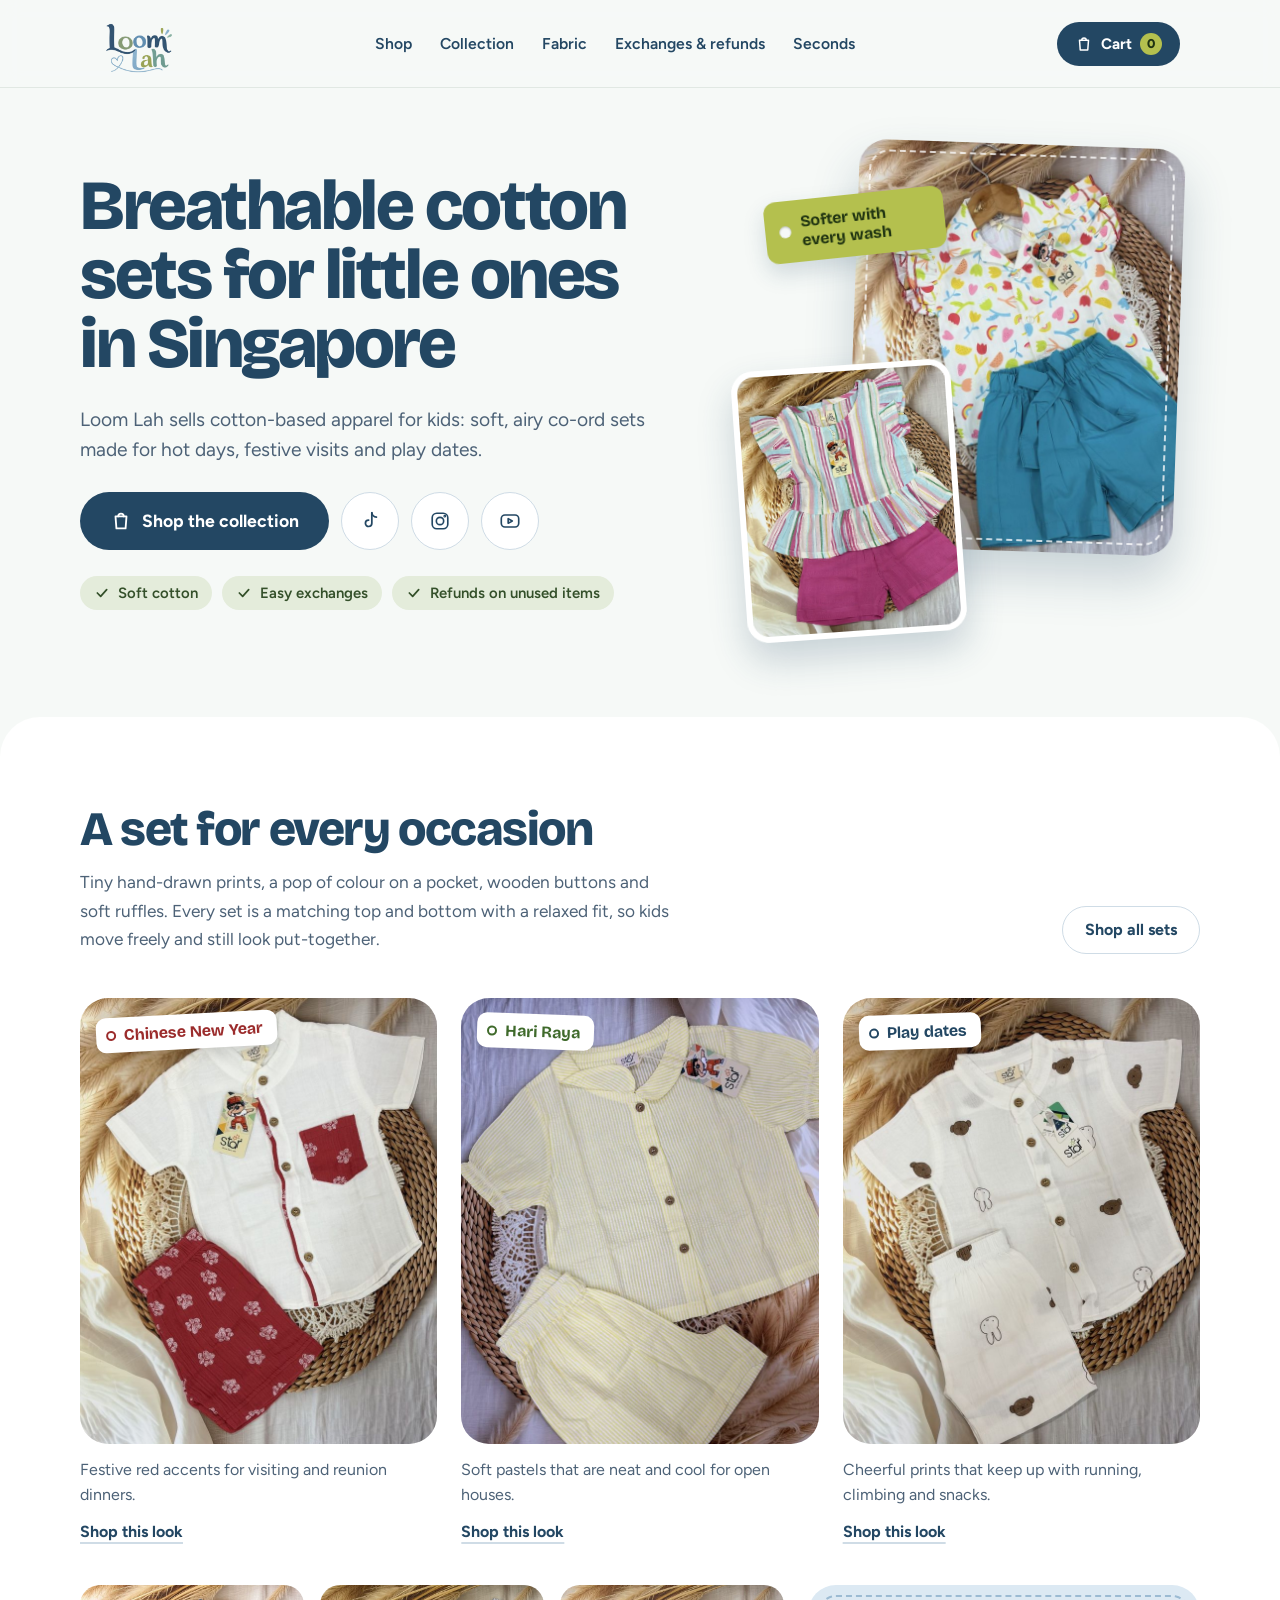
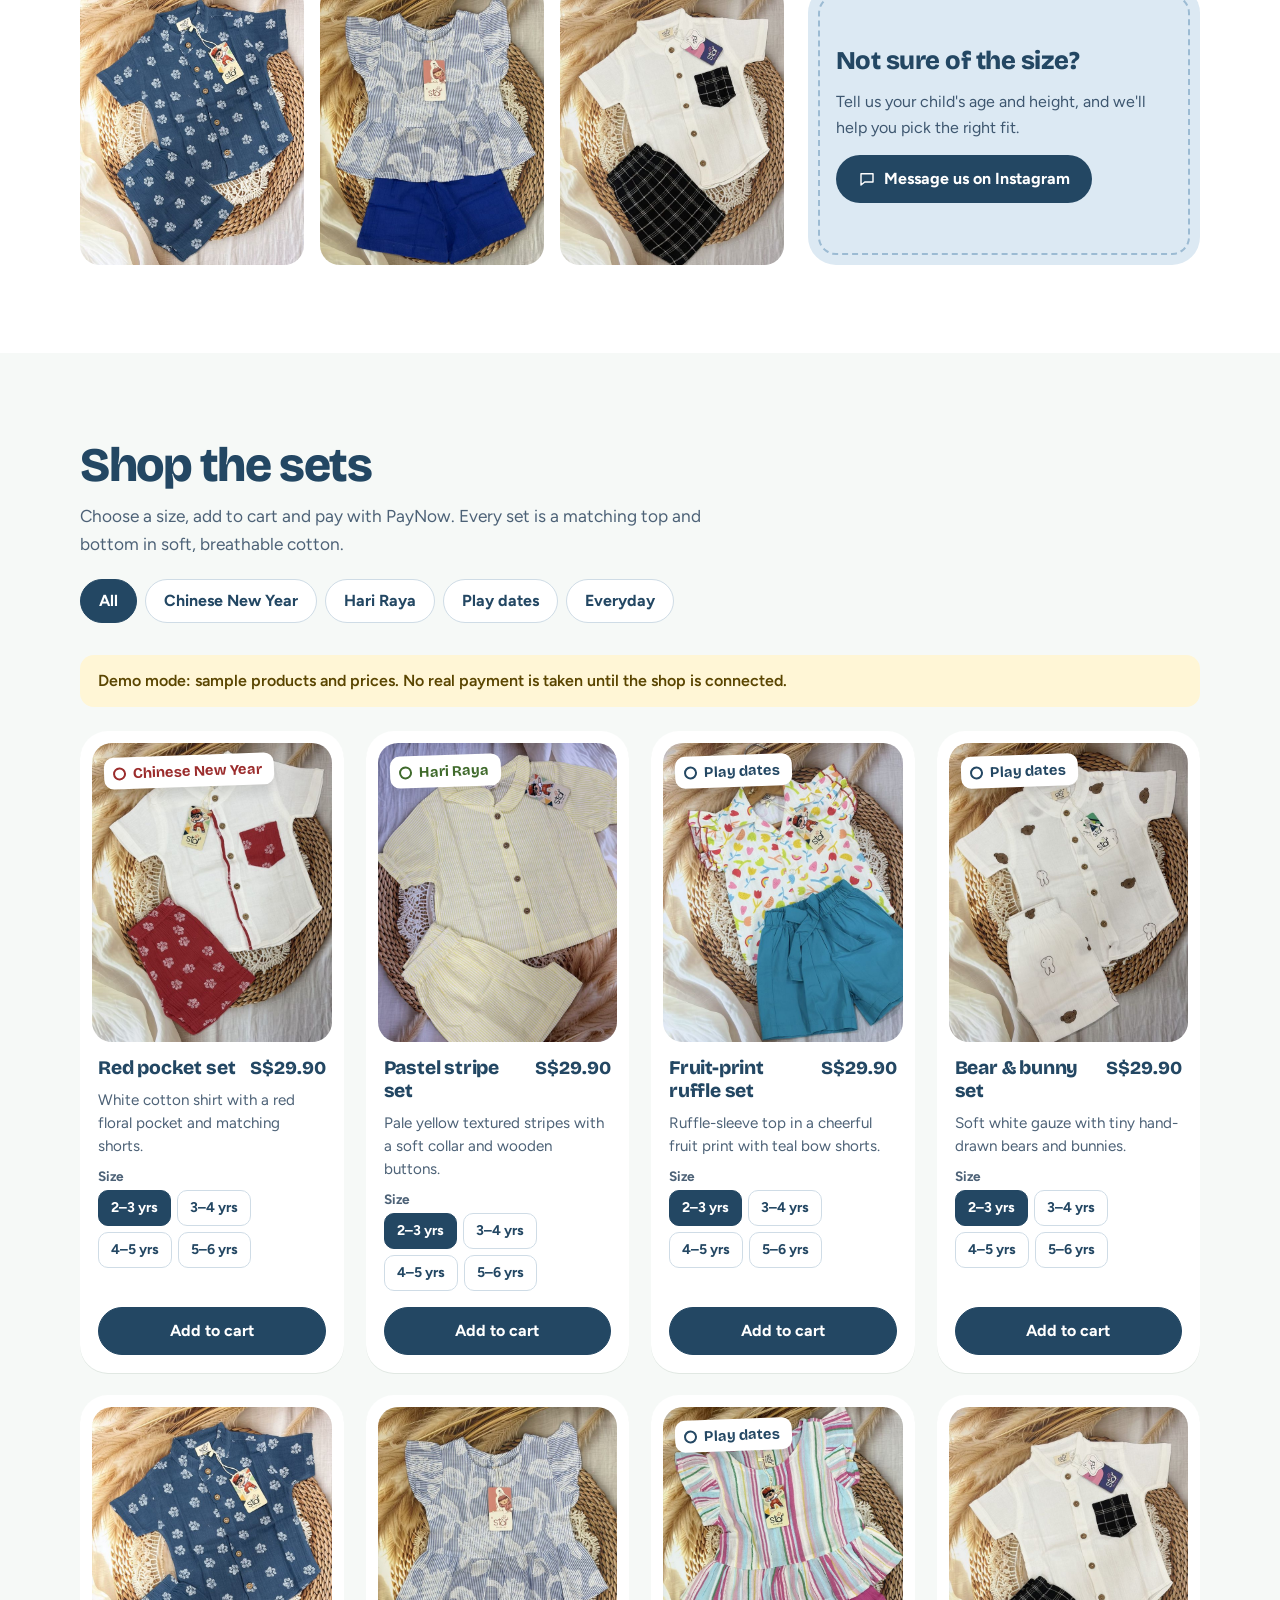
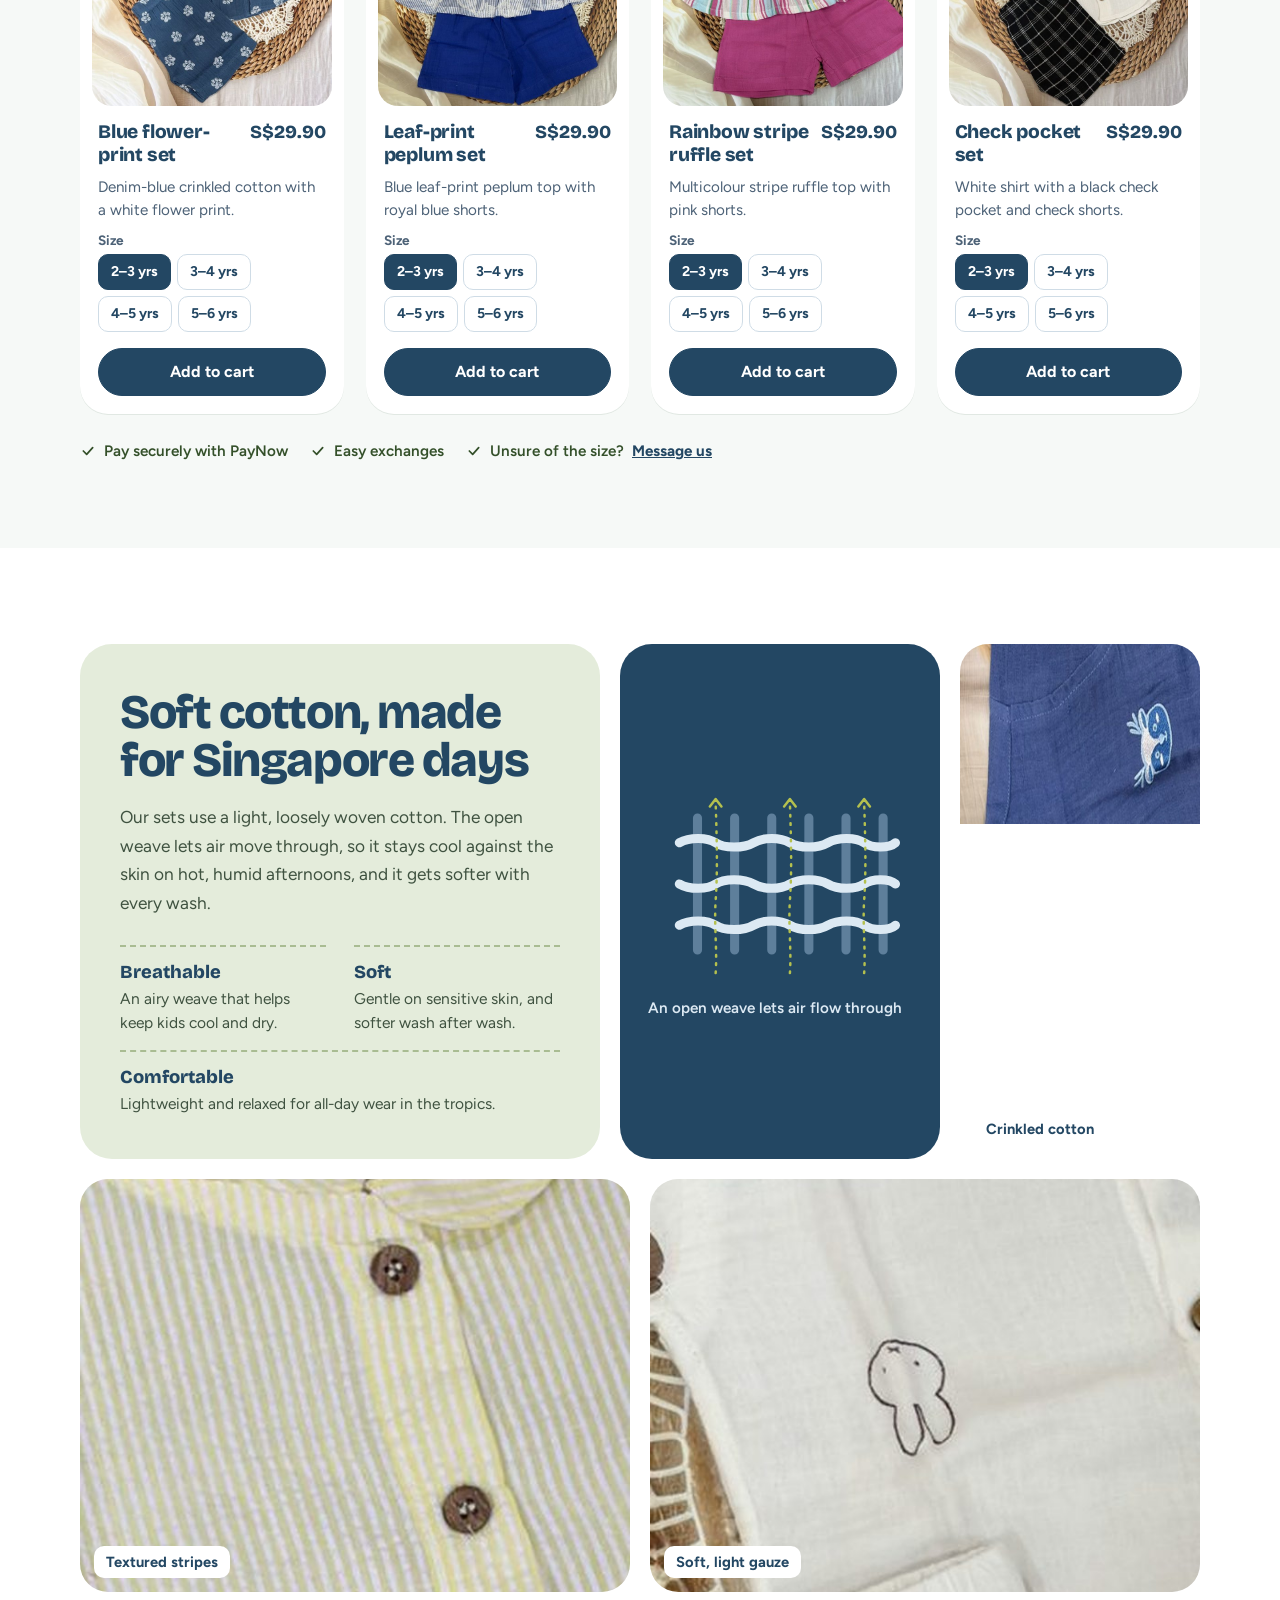
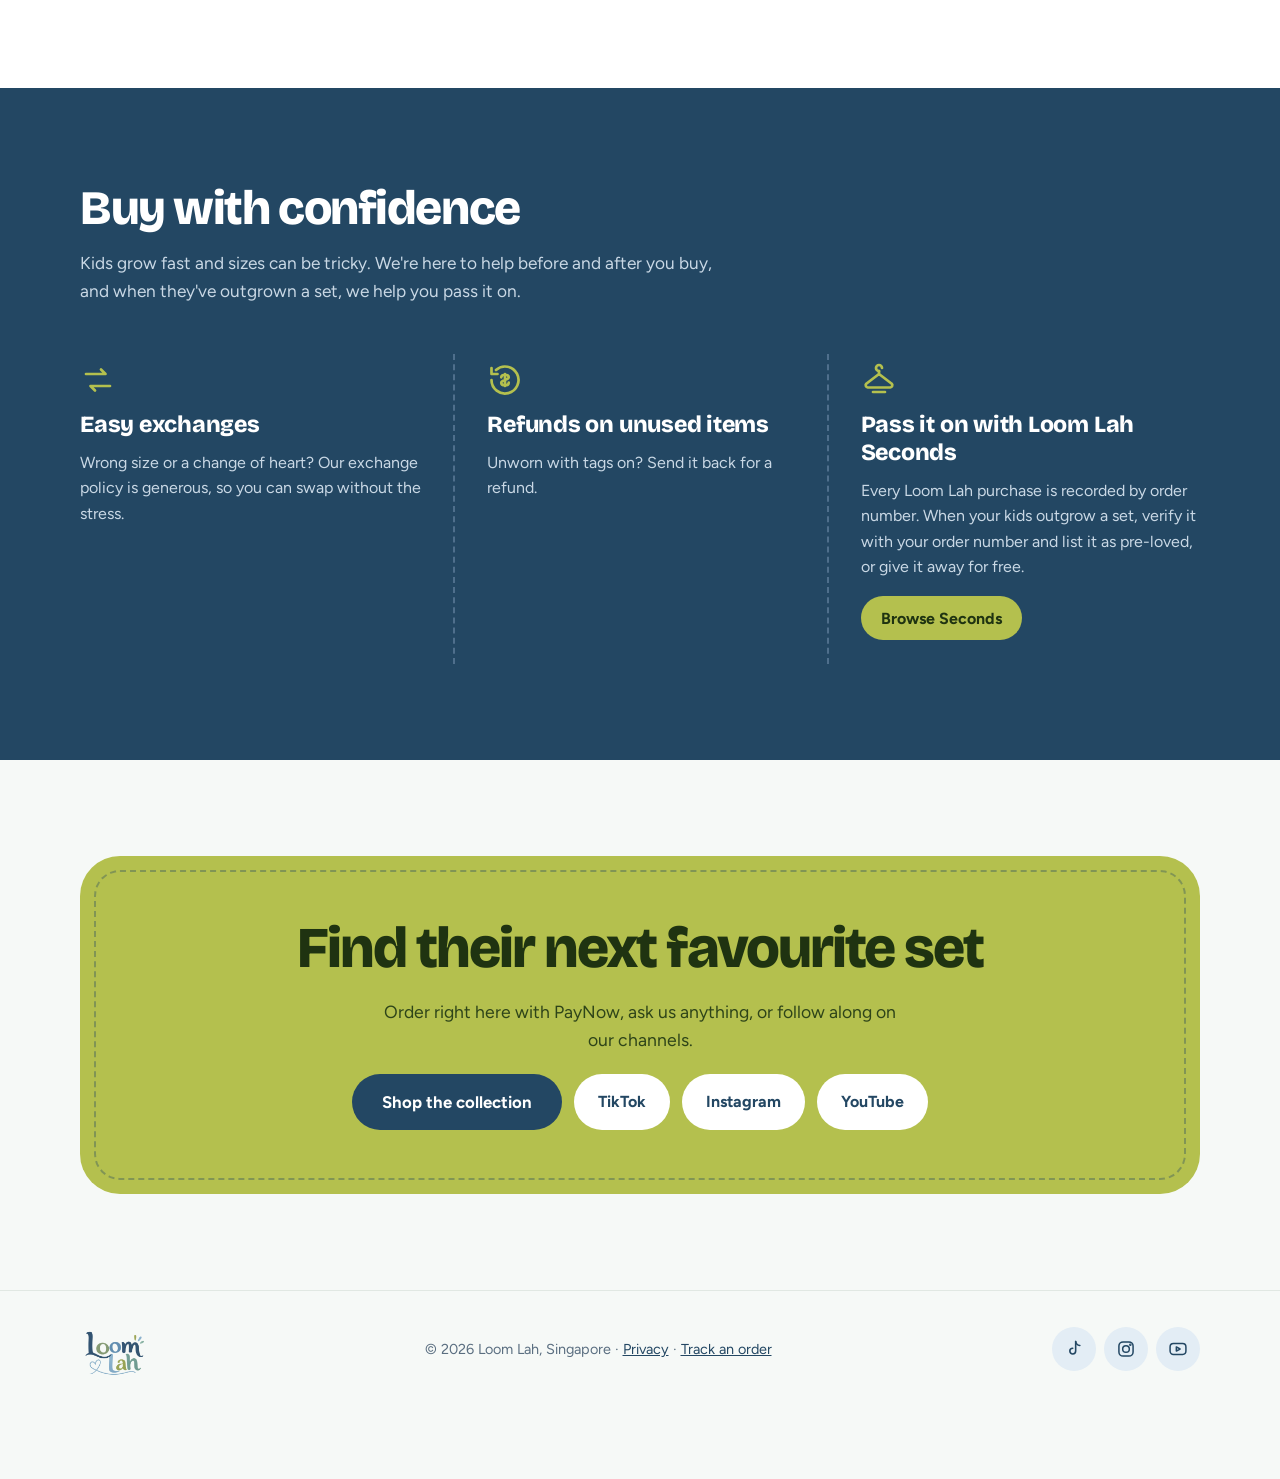
<file: index.html>
<!doctype html>
<html lang="en">
<head>
<meta charset="utf-8">
<meta name="viewport" content="width=device-width, initial-scale=1">
<title>Loom Lah — Breathable cotton sets for kids in Singapore</title>
<meta name="description" content="Soft, breathable cotton co-ord sets for kids in Singapore, for CNY, Hari Raya and play dates. Order online and pay with PayNow. Easy exchanges.">
<link rel="icon" href="favicon.ico" sizes="any">
<link rel="icon" type="image/png" href="assets/favicon-32.png">
<link rel="apple-touch-icon" href="assets/apple-touch-icon.png">
<meta name="theme-color" content="#234763">
<link rel="canonical" href="https://loomlah.github.io/">
<meta property="og:url" content="https://loomlah.github.io/">
<meta property="og:title" content="Loom Lah — Breathable cotton sets for kids">
<meta property="og:description" content="Soft cotton co-ord sets for kids in Singapore. Shop on TikTok and Instagram.">
<meta property="og:image" content="https://loomlah.github.io/assets/og-image.png">
<meta property="og:type" content="website">
<meta name="twitter:card" content="summary_large_image">
<link rel="preload" as="image" href="assets/img/playdate-fruit-set.jpg" fetchpriority="high">
<link rel="preconnect" href="https://fonts.googleapis.com">
<link rel="preconnect" href="https://fonts.gstatic.com" crossorigin>
<link rel="stylesheet" href="https://fonts.googleapis.com/css2?family=Bricolage+Grotesque:opsz,wght@12..96,500;12..96,700;12..96,800&family=Figtree:wght@400;500;600;700&display=swap">
<script type="application/ld+json">
{"@context":"https://schema.org","@type":"ClothingStore","name":"Loom Lah","description":"Cotton-based apparel for kids","areaServed":"Singapore","logo":"https://loomlah.github.io/assets/logo.png","sameAs":["https://www.tiktok.com/@loomlah","https://www.instagram.com/loomlah","https://www.youtube.com/@loomlah"]}
</script>
<style>
*{box-sizing:border-box}
img{max-width:100%;height:auto}
html{scroll-behavior:smooth;scroll-padding-top:90px}
a:focus-visible{outline:3px solid #B4C04E;outline-offset:3px}
@media (prefers-reduced-motion:reduce){html{scroll-behavior:auto}}
body{margin:0;background:#F6F9F7}
a{color:#234763}a:hover{color:#16314A}
.btn{transition:transform .18s ease,box-shadow .18s ease,background-color .18s ease}
.btn:hover{transform:translateY(-2px)}
.btn-solid:hover{background-color:#16314A;color:#FFFFFF;box-shadow:0 10px 24px rgba(35,71,99,.25)}
.shop:hover .shop-cta{text-decoration-color:#B4C04E}
.navlinks{display:none}
@media (min-width:860px){.navlinks{display:flex}}
@media (max-width:899px){.exp-sep{border-left:none !important;border-top:2px dashed #4F6F8C;padding:28px 0 24px 0 !important}}
.mbar{display:flex}
@media (min-width:900px){.mbar{display:none}}
@keyframes settleA{from{opacity:0;transform:translateY(24px) rotate(6deg)}to{opacity:1;transform:rotate(2deg)}}
@keyframes settleB{from{opacity:0;transform:translateY(32px) rotate(-10deg)}to{opacity:1;transform:rotate(-4deg)}}
@keyframes tagIn{from{opacity:0;transform:translateY(-12px) rotate(-12deg)}to{opacity:1;transform:rotate(-6deg)}}
.settle-a{animation:settleA .9s cubic-bezier(.2,.8,.2,1) both}
.settle-b{animation:settleB .9s .15s cubic-bezier(.2,.8,.2,1) both}
.tag-in{animation:tagIn .7s .45s cubic-bezier(.2,.8,.2,1) both}
@media (prefers-reduced-motion:reduce){.settle-a,.settle-b,.tag-in{animation:none}.btn{transition:none}.btn:hover{transform:none}}
</style>
<style>@media (max-width:520px){.hero-shop{flex:1 1 100%}}</style>
<link rel="stylesheet" href="assets/css/shop.css">
</head>
<body>
<div style="min-height: 100vh; background: #F6F9F7; color: #234763; font-family: 'Figtree', system-ui, sans-serif; display: flex; flex-direction: column">

<div style="position: sticky; top: 0; z-index: 20; background: rgba(246,249,247,0.88); backdrop-filter: blur(10px); -webkit-backdrop-filter: blur(10px); border-bottom: 1px solid #E1E8E3">
<div style="max-width: 1120px; margin: 0 auto; padding: 10px 20px; display: flex; align-items: center; gap: 24px">
<a href="#top" aria-label="Loom Lah home" style="display: block; flex: none"><img src="assets/logo.png" width="72" height="67" alt="Loom Lah" style="width: 72px; height: auto; display: block"></a>
<nav class="navlinks" aria-label="Sections" style="flex: 1; gap: 28px; justify-content: center; font-weight: 600; font-size: 0.98rem">
<a href="#shop" style="text-decoration: none; color: #234763">Shop</a>
<a href="#collection" style="text-decoration: none; color: #234763">Collection</a>
<a href="#fabric" style="text-decoration: none; color: #234763">Fabric</a>
<a href="#experience" style="text-decoration: none; color: #234763">Exchanges &amp; refunds</a>
<a href="seconds.html" style="text-decoration: none; color: #234763">Seconds</a>
</nav>
<button type="button" class="ll-cartbtn" data-cart-open data-cart-label aria-label="Cart, 0 items"><svg width="18" height="18" viewBox="0 0 24 24" fill="none" stroke="currentColor" stroke-width="2" stroke-linecap="round" stroke-linejoin="round" aria-hidden="true"><path d="M6 7h12l-1 13H7z"></path><path d="M9 7a3 3 0 0 1 6 0"></path></svg>Cart <span class="ll-badge" data-cart-count>0</span></button>
</div>
</div>

<header id="top" style="padding: 56px 20px 80px">
<div style="max-width: 1120px; margin: 0 auto; display: flex; flex-wrap: wrap; gap: 56px; align-items: center">
<div style="flex: 1 1 460px; min-width: 0; display: flex; flex-direction: column; gap: 26px">
<h1 style="margin: 0; font-family: 'Bricolage Grotesque', 'Figtree', sans-serif; font-size: clamp(2.6rem, 6vw, 4.4rem); line-height: 0.98; font-weight: 800; letter-spacing: -0.035em; color: #234763">Breathable cotton sets for little ones in Singapore</h1>
<p style="margin: 0; font-size: 1.2rem; line-height: 1.6; color: #4D6277; max-width: 30em">Loom Lah sells cotton-based apparel for kids: soft, airy co-ord sets made for hot days, festive visits and play dates.</p>
<div style="display: flex; flex-wrap: wrap; gap: 12px; align-items: center">
<a class="btn btn-solid hero-shop" href="#shop" style="display: inline-flex; align-items: center; justify-content: center; gap: 10px; min-height: 58px; box-sizing: border-box; padding: 0 30px; border-radius: 999px; background: #234763; color: #FFFFFF; text-decoration: none; font-weight: 700; font-size: 1.1rem"><svg width="22" height="22" viewBox="0 0 24 24" fill="none" stroke="currentColor" stroke-width="2" stroke-linecap="round" stroke-linejoin="round" aria-hidden="true"><path d="M6 7h12l-1 13H7z"></path><path d="M9 7a3 3 0 0 1 6 0"></path></svg>Shop the collection</a>
<a data-cta="tiktok" class="btn" href="https://www.tiktok.com/@loomlah" target="_blank" rel="noopener" aria-label="Loom Lah on TikTok" style="display: inline-flex; align-items: center; justify-content: center; width: 58px; height: 58px; box-sizing: border-box; padding: 0; border-radius: 999px; background: #FFFFFF; border: 1.5px solid #CFDCE6; color: #234763; text-decoration: none; font-weight: 700" title="Loom Lah on TikTok"><svg width="22" height="22" viewBox="0 0 24 24" fill="none" stroke="currentColor" stroke-width="1.9" stroke-linecap="round" stroke-linejoin="round" aria-hidden="true"><path d="M14 3v11.5a3.5 3.5 0 1 1-3.5-3.5"></path><path d="M14 3c.4 2.8 2.2 4.5 5 4.8"></path></svg></a>
<a data-cta="instagram" class="btn" href="https://www.instagram.com/loomlah" target="_blank" rel="noopener" aria-label="Loom Lah on Instagram" style="display: inline-flex; align-items: center; justify-content: center; width: 58px; height: 58px; box-sizing: border-box; padding: 0; border-radius: 999px; background: #FFFFFF; border: 1.5px solid #CFDCE6; color: #234763; text-decoration: none; font-weight: 700" title="Loom Lah on Instagram"><svg width="22" height="22" viewBox="0 0 24 24" fill="none" stroke="currentColor" stroke-width="1.8" stroke-linecap="round" stroke-linejoin="round" aria-hidden="true"><rect x="3.5" y="3.5" width="17" height="17" rx="5"></rect><circle cx="12" cy="12" r="4"></circle><circle cx="17.2" cy="6.8" r="0.6"></circle></svg></a>
<a data-cta="youtube" class="btn" href="https://www.youtube.com/@loomlah" target="_blank" rel="noopener" aria-label="Loom Lah on YouTube" style="display: inline-flex; align-items: center; justify-content: center; width: 58px; height: 58px; box-sizing: border-box; padding: 0; border-radius: 999px; background: #FFFFFF; border: 1.5px solid #CFDCE6; color: #234763; text-decoration: none; font-weight: 700" title="Loom Lah on YouTube"><svg width="22" height="22" viewBox="0 0 24 24" fill="none" stroke="currentColor" stroke-width="1.8" stroke-linecap="round" stroke-linejoin="round" aria-hidden="true"><rect x="2.5" y="5.5" width="19" height="13" rx="4"></rect><path d="M10 9.5v5l4.5-2.5z"></path></svg></a>
</div>
<ul aria-label="Why parents choose Loom Lah" style="margin: 0; padding: 0; list-style: none; display: flex; flex-wrap: wrap; gap: 10px">
<li style="display: inline-flex; align-items: center; gap: 8px; padding: 8px 14px; border-radius: 999px; background: #E4ECDB; font-size: 0.93rem; font-weight: 600; color: #34502A"><svg width="16" height="16" viewBox="0 0 24 24" fill="none" stroke="currentColor" stroke-width="2.6" stroke-linecap="round" stroke-linejoin="round" aria-hidden="true"><path d="M5 12l5 5 9-10"></path></svg>Soft cotton</li>
<li style="display: inline-flex; align-items: center; gap: 8px; padding: 8px 14px; border-radius: 999px; background: #E4ECDB; font-size: 0.93rem; font-weight: 600; color: #34502A"><svg width="16" height="16" viewBox="0 0 24 24" fill="none" stroke="currentColor" stroke-width="2.6" stroke-linecap="round" stroke-linejoin="round" aria-hidden="true"><path d="M5 12l5 5 9-10"></path></svg>Easy exchanges</li>
<li style="display: inline-flex; align-items: center; gap: 8px; padding: 8px 14px; border-radius: 999px; background: #E4ECDB; font-size: 0.93rem; font-weight: 600; color: #34502A"><svg width="16" height="16" viewBox="0 0 24 24" fill="none" stroke="currentColor" stroke-width="2.6" stroke-linecap="round" stroke-linejoin="round" aria-hidden="true"><path d="M5 12l5 5 9-10"></path></svg>Refunds on unused items</li>
</ul>
</div>

<div style="flex: 1 1 360px; min-width: 0; display: flex; justify-content: center">
<div style="position: relative; width: 100%; max-width: 440px; aspect-ratio: 1 / 1.12">
<a class="settle-a" href="#shop" data-shop-filter="playdate" aria-label="Shop the fruit-print set" style="position: absolute; right: 0; top: 0; width: 74%; display: block; transform: rotate(2deg); border-radius: 28px; overflow: hidden; box-shadow: 0 24px 48px rgba(35,71,99,0.22)">
<img loading="lazy" width="720" height="900" src="assets/img/playdate-fruit-set.jpg" width="720" height="900" fetchpriority="high" alt="Fruit-print ruffle-sleeve top with teal bow shorts" style="width: 100%; aspect-ratio: 4 / 5; object-fit: cover; display: block">
<span aria-hidden="true" style="position: absolute; inset: 10px; border: 2px dashed rgba(255,255,255,0.75); border-radius: 20px; pointer-events: none"></span>
</a>
<a class="settle-b" href="#shop" data-shop-filter="playdate" aria-label="Shop the stripe ruffle set" style="position: absolute; left: 0; bottom: 0; width: 50%; display: block; transform: rotate(-4deg); border-radius: 22px; overflow: hidden; border: 6px solid #FFFFFF; box-shadow: 0 18px 36px rgba(35,71,99,0.22)">
<img loading="lazy" width="720" height="900" src="assets/img/stripe-ruffle-set.jpg" width="720" height="900" alt="Multicolour stripe ruffle top with pink shorts" style="width: 100%; aspect-ratio: 4 / 5; object-fit: cover; display: block">
</a>
<div class="tag-in" style="position: absolute; left: 6%; top: 10%; transform: rotate(-6deg); display: flex; align-items: center; gap: 10px; padding: 12px 18px 12px 14px; border-radius: 12px; background: #B4C04E; color: #1F3311; font-family: 'Bricolage Grotesque', sans-serif; font-weight: 700; font-size: 1rem; line-height: 1.2; box-shadow: 0 10px 22px rgba(35,71,99,0.18); max-width: 180px">
<span aria-hidden="true" style="flex: none; width: 12px; height: 12px; border-radius: 50%; background: #F6F9F7; box-shadow: inset 0 1px 2px rgba(0,0,0,0.25)"></span>Softer with every wash</div>
</div>
</div>
</div>
</header>

<section id="collection" aria-labelledby="collection-h" style="background: #FFFFFF; padding: 88px 20px; border-radius: 40px 40px 0 0">
<div style="max-width: 1120px; margin: 0 auto; display: flex; flex-direction: column; gap: 44px">
<div style="display: flex; flex-wrap: wrap; gap: 20px; align-items: flex-end; justify-content: space-between">
<div style="max-width: 600px; display: flex; flex-direction: column; gap: 14px">
<h2 id="collection-h" style="margin: 0; font-family: 'Bricolage Grotesque', sans-serif; font-size: clamp(2rem, 4vw, 3rem); line-height: 1.02; font-weight: 800; letter-spacing: -0.03em; color: #234763">A set for every occasion</h2>
<p style="margin: 0; font-size: 1.08rem; line-height: 1.65; color: #4D6277">Tiny hand-drawn prints, a pop of colour on a pocket, wooden buttons and soft ruffles. Every set is a matching top and bottom with a relaxed fit, so kids move freely and still look put-together.</p>
</div>
<a class="btn" href="#shop" data-shop-filter="all" style="display: inline-flex; align-items: center; min-height: 48px; box-sizing: border-box; padding: 0 22px; border-radius: 999px; border: 1.5px solid #CFDCE6; color: #234763; text-decoration: none; font-weight: 700">Shop all sets</a>
</div>

<div style="display: flex; flex-wrap: wrap; gap: 24px">
<a class="shop" href="#shop" data-shop-filter="cny" style="flex: 1 1 300px; min-width: 0; display: flex; flex-direction: column; gap: 14px; text-decoration: none; color: #234763">
<span style="position: relative; display: block; border-radius: 28px; overflow: hidden; background: #F3E3E1"><img loading="lazy" width="720" height="900" src="assets/img/cny-red-set.jpg" alt="White shirt with red pocket and red floral shorts set" style="width: 100%; aspect-ratio: 4 / 5; object-fit: cover; display: block"><span style="position: absolute; left: 16px; top: 16px; display: inline-flex; align-items: center; gap: 8px; padding: 8px 14px 8px 10px; border-radius: 10px; background: #FFFFFF; color: #9B2C2C; font-family: 'Bricolage Grotesque', sans-serif; font-weight: 700; font-size: 1rem; transform: rotate(-3deg); box-shadow: 0 6px 14px rgba(0,0,0,0.12)"><span aria-hidden="true" style="width: 10px; height: 10px; border-radius: 50%; border: 2px solid #9B2C2C"></span>Chinese New Year</span></span>
<span style="font-size: 1rem; line-height: 1.55; color: #4D6277">Festive red accents for visiting and reunion dinners.</span>
<span class="shop-cta" style="font-weight: 700; text-decoration: underline; text-decoration-thickness: 2px; text-underline-offset: 5px; text-decoration-color: #CFDCE6">Shop this look</span>
</a>
<a class="shop" href="#shop" data-shop-filter="raya" style="flex: 1 1 300px; min-width: 0; display: flex; flex-direction: column; gap: 14px; text-decoration: none; color: #234763">
<span style="position: relative; display: block; border-radius: 28px; overflow: hidden; background: #F4F0D8"><img loading="lazy" width="720" height="900" src="assets/img/raya-pastel-set.jpg" alt="Pale yellow striped shirt and shorts set with wooden buttons" style="width: 100%; aspect-ratio: 4 / 5; object-fit: cover; display: block"><span style="position: absolute; left: 16px; top: 16px; display: inline-flex; align-items: center; gap: 8px; padding: 8px 14px 8px 10px; border-radius: 10px; background: #FFFFFF; color: #3F6A2B; font-family: 'Bricolage Grotesque', sans-serif; font-weight: 700; font-size: 1rem; transform: rotate(2deg); box-shadow: 0 6px 14px rgba(0,0,0,0.12)"><span aria-hidden="true" style="width: 10px; height: 10px; border-radius: 50%; border: 2px solid #3F6A2B"></span>Hari Raya</span></span>
<span style="font-size: 1rem; line-height: 1.55; color: #4D6277">Soft pastels that are neat and cool for open houses.</span>
<span class="shop-cta" style="font-weight: 700; text-decoration: underline; text-decoration-thickness: 2px; text-underline-offset: 5px; text-decoration-color: #CFDCE6">Shop this look</span>
</a>
<a class="shop" href="#shop" data-shop-filter="playdate" style="flex: 1 1 300px; min-width: 0; display: flex; flex-direction: column; gap: 14px; text-decoration: none; color: #234763">
<span style="position: relative; display: block; border-radius: 28px; overflow: hidden; background: #E3EDF5"><img loading="lazy" width="720" height="900" src="assets/img/bear-bunny-set.jpg" alt="White set with tiny bear and bunny prints" style="width: 100%; aspect-ratio: 4 / 5; object-fit: cover; display: block"><span style="position: absolute; left: 16px; top: 16px; display: inline-flex; align-items: center; gap: 8px; padding: 8px 14px 8px 10px; border-radius: 10px; background: #FFFFFF; color: #234763; font-family: 'Bricolage Grotesque', sans-serif; font-weight: 700; font-size: 1rem; transform: rotate(-2deg); box-shadow: 0 6px 14px rgba(0,0,0,0.12)"><span aria-hidden="true" style="width: 10px; height: 10px; border-radius: 50%; border: 2px solid #234763"></span>Play dates</span></span>
<span style="font-size: 1rem; line-height: 1.55; color: #4D6277">Cheerful prints that keep up with running, climbing and snacks.</span>
<span class="shop-cta" style="font-weight: 700; text-decoration: underline; text-decoration-thickness: 2px; text-underline-offset: 5px; text-decoration-color: #CFDCE6">Shop this look</span>
</a>
</div>

<div style="display: flex; flex-wrap: wrap; gap: 24px; align-items: stretch">
<div style="flex: 2 1 480px; min-width: 0; display: flex; gap: 16px">
<a href="#shop" data-shop-filter="everyday" aria-label="Shop the denim-blue flower-print set" style="flex: 1 1 0; min-width: 0; display: block; border-radius: 20px; overflow: hidden"><img loading="lazy" width="720" height="900" src="assets/img/blue-flower-set.jpg" alt="Denim-blue set with white flower print" style="width: 100%; height: 100%; min-height: 200px; aspect-ratio: 4 / 5; object-fit: cover; display: block"></a>
<a href="#shop" data-shop-filter="everyday" aria-label="Shop the leaf-print peplum set" style="flex: 1 1 0; min-width: 0; display: block; border-radius: 20px; overflow: hidden"><img loading="lazy" width="720" height="900" src="assets/img/leaf-peplum-set.jpg" alt="Blue leaf-print peplum top with royal blue shorts" style="width: 100%; height: 100%; min-height: 200px; aspect-ratio: 4 / 5; object-fit: cover; display: block"></a>
<a href="#shop" data-shop-filter="everyday" aria-label="Shop the check-pocket set" style="flex: 1 1 0; min-width: 0; display: block; border-radius: 20px; overflow: hidden"><img loading="lazy" width="720" height="900" src="assets/img/check-pocket-set.jpg" alt="White shirt with black check pocket and check shorts" style="width: 100%; height: 100%; min-height: 200px; aspect-ratio: 4 / 5; object-fit: cover; display: block"></a>
</div>
<div style="flex: 1 1 280px; min-width: 0; box-sizing: border-box; padding: 32px 28px; border-radius: 28px; background: #DCE9F3; outline: 2px dashed #9CBBD3; outline-offset: -12px; display: flex; flex-direction: column; justify-content: center; gap: 14px">
<h3 style="margin: 0; font-family: 'Bricolage Grotesque', sans-serif; font-size: 1.6rem; line-height: 1.1; font-weight: 800; letter-spacing: -0.02em; color: #234763">Not sure of the size?</h3>
<p style="margin: 0; font-size: 1rem; line-height: 1.6; color: #3E5770">Tell us your child's age and height, and we'll help you pick the right fit.</p>
<a data-cta="instagram_dm" class="btn btn-solid" href="https://ig.me/m/loomlah" target="_blank" rel="noopener" style="align-self: flex-start; display: inline-flex; align-items: center; gap: 8px; min-height: 48px; box-sizing: border-box; padding: 0 22px; border-radius: 999px; background: #234763; color: #FFFFFF; text-decoration: none; font-weight: 700"><svg width="18" height="18" viewBox="0 0 24 24" fill="none" stroke="currentColor" stroke-width="1.9" stroke-linecap="round" stroke-linejoin="round" aria-hidden="true"><path d="M4 5h16v11H9l-5 4z"></path></svg>Message us on Instagram</a>
</div>
</div>
</div>
</section>

<section id="shop" class="ll-shop" aria-labelledby="shop-h">
<div class="ll-wrap">
<div class="ll-shop-head">
<div>
<h2 id="shop-h" class="ll-h2">Shop the sets</h2>
<p class="ll-lede">Choose a size, add to cart and pay with PayNow. Every set is a matching top and bottom in soft, breathable cotton.</p>
</div>
<div id="ll-chips" class="ll-chips" role="group" aria-label="Filter by occasion"></div>
</div>
<p class="ll-notice ll-notice-demo ll-hide" data-demo-only style="margin: 0 0 24px">Demo mode: sample products and prices. No real payment is taken until the shop is connected.</p>
<p id="ll-shop-closed" class="ll-notice ll-notice-demo ll-hide" style="margin: 0 0 24px">Checkout is paused for now. You can still browse, or message us on Instagram to order.</p>
<div id="ll-grid" class="ll-grid" aria-live="polite">
<div class="ll-skeleton"></div><div class="ll-skeleton"></div><div class="ll-skeleton"></div><div class="ll-skeleton"></div>
</div>
<noscript><p class="ll-notice ll-notice-demo">Please turn on JavaScript to shop, or order through <a href="https://ig.me/m/loomlah">Instagram</a>.</p></noscript>
<div class="ll-trust">
<span><svg width="16" height="16" viewBox="0 0 24 24" fill="none" stroke="currentColor" stroke-width="2.6" stroke-linecap="round" stroke-linejoin="round" aria-hidden="true"><path d="M5 12l5 5 9-10"></path></svg>Pay securely with PayNow</span>
<span><svg width="16" height="16" viewBox="0 0 24 24" fill="none" stroke="currentColor" stroke-width="2.6" stroke-linecap="round" stroke-linejoin="round" aria-hidden="true"><path d="M5 12l5 5 9-10"></path></svg>Easy exchanges</span>
<span><svg width="16" height="16" viewBox="0 0 24 24" fill="none" stroke="currentColor" stroke-width="2.6" stroke-linecap="round" stroke-linejoin="round" aria-hidden="true"><path d="M5 12l5 5 9-10"></path></svg>Unsure of the size? <a data-cta="instagram_dm" href="https://ig.me/m/loomlah" target="_blank" rel="noopener" style="color: #234763; font-weight: 700">Message us</a></span>
</div>
</div>
</section>

<section id="fabric" aria-labelledby="fabric-h" style="background: #FFFFFF; padding: 96px 20px">
<div style="max-width: 1120px; margin: 0 auto; display: flex; flex-wrap: wrap; gap: 20px">
<div style="flex: 1 1 520px; min-width: 0; box-sizing: border-box; padding: 44px 40px; border-radius: 32px; background: #E4ECDB; display: flex; flex-direction: column; gap: 18px">
<h2 id="fabric-h" style="margin: 0; font-family: 'Bricolage Grotesque', sans-serif; font-size: clamp(2rem, 4vw, 3rem); line-height: 1.02; font-weight: 800; letter-spacing: -0.03em; color: #234763">Soft cotton, made for Singapore days</h2>
<p style="margin: 0; font-size: 1.08rem; line-height: 1.65; color: #3F5240; max-width: 34em">Our sets use a light, loosely woven cotton. The open weave lets air move through, so it stays cool against the skin on hot, humid afternoons, and it gets softer with every wash.</p>
<dl style="margin: 10px 0 0; display: flex; flex-wrap: wrap; gap: 16px 28px">
<div style="flex: 1 1 150px; display: flex; flex-direction: column; gap: 4px; padding-top: 14px; border-top: 2px dashed #A9BC92"><dt style="font-family: 'Bricolage Grotesque', sans-serif; font-weight: 800; font-size: 1.15rem; color: #234763">Breathable</dt><dd style="margin: 0; font-size: 0.97rem; line-height: 1.5; color: #3F5240">An airy weave that helps keep kids cool and dry.</dd></div>
<div style="flex: 1 1 150px; display: flex; flex-direction: column; gap: 4px; padding-top: 14px; border-top: 2px dashed #A9BC92"><dt style="font-family: 'Bricolage Grotesque', sans-serif; font-weight: 800; font-size: 1.15rem; color: #234763">Soft</dt><dd style="margin: 0; font-size: 0.97rem; line-height: 1.5; color: #3F5240">Gentle on sensitive skin, and softer wash after wash.</dd></div>
<div style="flex: 1 1 150px; display: flex; flex-direction: column; gap: 4px; padding-top: 14px; border-top: 2px dashed #A9BC92"><dt style="font-family: 'Bricolage Grotesque', sans-serif; font-weight: 800; font-size: 1.15rem; color: #234763">Comfortable</dt><dd style="margin: 0; font-size: 0.97rem; line-height: 1.5; color: #3F5240">Lightweight and relaxed for all-day wear in the tropics.</dd></div>
</dl>
</div>
<figure style="flex: 1 1 320px; min-width: 0; margin: 0; box-sizing: border-box; padding: 28px; border-radius: 32px; background: #234763; display: flex; flex-direction: column; justify-content: center; gap: 16px">
<svg viewBox="0 0 320 240" role="img" aria-label="Illustration of an open cotton weave with air flowing through the gaps" style="width: 100%; height: auto; display: block">
<g stroke="#5E7F9B" stroke-width="11" stroke-linecap="round"><path d="M60 40v160M105 40v160M150 40v160M195 40v160M240 40v160M285 40v160" fill="none"></path></g>
<g fill="none" stroke="#DCE9F3" stroke-width="11" stroke-linecap="round">
<path d="M38 70 C 50 63, 72 63, 82 70 S 116 77, 128 70 S 160 63, 172 70 S 206 77, 218 70 S 252 63, 262 70 S 292 77, 300 70"></path>
<path d="M38 120 C 50 127, 72 127, 82 120 S 116 113, 128 120 S 160 127, 172 120 S 206 113, 218 120 S 252 127, 262 120 S 292 113, 300 120"></path>
<path d="M38 170 C 50 163, 72 163, 82 170 S 116 177, 128 170 S 160 163, 172 170 S 206 177, 218 170 S 252 163, 262 170 S 292 177, 300 170"></path>
</g>
<g fill="none" stroke="#B4C04E" stroke-width="3" stroke-linecap="round" stroke-dasharray="2 8"><path d="M82 228 C 84 200, 80 170, 82 140 S 84 80, 82 22"></path><path d="M172 228 C 174 200, 170 170, 172 140 S 174 80, 172 22"></path><path d="M262 228 C 264 200, 260 170, 262 140 S 264 80, 262 22"></path></g>
<g fill="none" stroke="#B4C04E" stroke-width="3" stroke-linecap="round" stroke-linejoin="round"><path d="M75 26l7-9 7 9M165 26l7-9 7 9M255 26l7-9 7 9"></path></g>
</svg>
<figcaption style="font-size: 0.95rem; font-weight: 600; color: #DCE9F3">An open weave lets air flow through</figcaption>
</figure>
<figure style="flex: 1 1 240px; min-width: 0; margin: 0; position: relative; border-radius: 28px; overflow: hidden"><img loading="lazy" width="600" height="600" src="assets/img/fabric-blue.jpg" alt="Close-up of crinkled blue cotton with a small embroidered motif" style="width: 100%; aspect-ratio: 4 / 3; object-fit: cover; display: block"><figcaption style="position: absolute; left: 14px; bottom: 14px; padding: 7px 12px; border-radius: 10px; background: #FFFFFF; font-size: 0.92rem; font-weight: 700; color: #234763">Crinkled cotton</figcaption></figure>
<figure style="flex: 1 1 240px; min-width: 0; margin: 0; position: relative; border-radius: 28px; overflow: hidden"><img loading="lazy" width="600" height="600" src="assets/img/fabric-yellow.jpg" alt="Close-up of a pale yellow striped textured cotton collar with wooden buttons" style="width: 100%; aspect-ratio: 4 / 3; object-fit: cover; display: block"><figcaption style="position: absolute; left: 14px; bottom: 14px; padding: 7px 12px; border-radius: 10px; background: #FFFFFF; font-size: 0.92rem; font-weight: 700; color: #234763">Textured stripes</figcaption></figure>
<figure style="flex: 1 1 240px; min-width: 0; margin: 0; position: relative; border-radius: 28px; overflow: hidden"><img loading="lazy" width="600" height="600" src="assets/img/fabric-white.jpg" alt="Close-up of soft white cotton gauze with a hand-drawn bunny print" style="width: 100%; aspect-ratio: 4 / 3; object-fit: cover; display: block"><figcaption style="position: absolute; left: 14px; bottom: 14px; padding: 7px 12px; border-radius: 10px; background: #FFFFFF; font-size: 0.92rem; font-weight: 700; color: #234763">Soft, light gauze</figcaption></figure>
</div>
</section>

<section id="experience" aria-labelledby="experience-h" style="background: #234763; color: #FFFFFF; padding: 96px 20px">
<div style="max-width: 1120px; margin: 0 auto; display: flex; flex-direction: column; gap: 48px">
<div style="max-width: 640px; display: flex; flex-direction: column; gap: 16px">
<h2 id="experience-h" style="margin: 0; font-family: 'Bricolage Grotesque', sans-serif; font-size: clamp(2rem, 4vw, 3rem); line-height: 1.02; font-weight: 800; letter-spacing: -0.03em; color: #FFFFFF">Buy with confidence</h2>
<p style="margin: 0; font-size: 1.08rem; line-height: 1.65; color: #C9D8E5">Kids grow fast and sizes can be tricky. We're here to help before and after you buy, and when they've outgrown a set, we help you pass it on.</p>
</div>
<div style="display: flex; flex-wrap: wrap; gap: 0">
<div style="flex: 1 1 280px; min-width: 0; box-sizing: border-box; padding: 8px 32px 24px 0; display: flex; flex-direction: column; gap: 12px">
<svg width="36" height="36" viewBox="0 0 24 24" fill="none" stroke="#B4C04E" stroke-width="1.8" stroke-linecap="round" stroke-linejoin="round" aria-hidden="true"><path d="M4 8h13l-3-3"></path><path d="M20 16H7l3 3"></path></svg>
<h3 style="margin: 0; font-family: 'Bricolage Grotesque', sans-serif; font-size: 1.45rem; font-weight: 800; letter-spacing: -0.01em; color: #FFFFFF">Easy exchanges</h3>
<p style="margin: 0; font-size: 1rem; line-height: 1.6; color: #C9D8E5">Wrong size or a change of heart? Our exchange policy is generous, so you can swap without the stress.</p>
</div>
<div class="exp-sep" style="flex: 1 1 280px; min-width: 0; box-sizing: border-box; padding: 8px 32px 24px 32px; border-left: 2px dashed #4F6F8C; display: flex; flex-direction: column; gap: 12px">
<svg width="36" height="36" viewBox="0 0 24 24" fill="none" stroke="#B4C04E" stroke-width="1.8" stroke-linecap="round" stroke-linejoin="round" aria-hidden="true"><path d="M3 12a9 9 0 1 0 3-6.7"></path><path d="M3 4v4h4"></path><path d="M12 8v8M9.5 10.2c0-1 1.1-1.7 2.5-1.7s2.5.7 2.5 1.7-1.1 1.4-2.5 1.8-2.5.8-2.5 1.8 1.1 1.7 2.5 1.7 2.5-.7 2.5-1.7"></path></svg>
<h3 style="margin: 0; font-family: 'Bricolage Grotesque', sans-serif; font-size: 1.45rem; font-weight: 800; letter-spacing: -0.01em; color: #FFFFFF">Refunds on unused items</h3>
<p style="margin: 0; font-size: 1rem; line-height: 1.6; color: #C9D8E5">Unworn with tags on? Send it back for a refund.</p>
</div>
<div class="exp-sep" style="flex: 1 1 280px; min-width: 0; box-sizing: border-box; padding: 8px 0 24px 32px; border-left: 2px dashed #4F6F8C; display: flex; flex-direction: column; gap: 12px">
<svg width="36" height="36" viewBox="0 0 24 24" fill="none" stroke="#B4C04E" stroke-width="1.8" stroke-linecap="round" stroke-linejoin="round" aria-hidden="true"><path d="M12 6a2 2 0 1 1 2-2"></path><path d="M12 6v2L3.5 14.5a1.5 1.5 0 0 0 1 2.5h15a1.5 1.5 0 0 0 1-2.5L12 8"></path><path d="M8 20h8"></path></svg>
<h3 style="margin: 0; font-family: 'Bricolage Grotesque', sans-serif; font-size: 1.45rem; font-weight: 800; letter-spacing: -0.01em; color: #FFFFFF">Pass it on with Loom Lah Seconds</h3>
<p style="margin: 0; font-size: 1rem; line-height: 1.6; color: #C9D8E5">Every Loom Lah purchase is recorded by order number. When your kids outgrow a set, verify it with your order number and list it as pre-loved, or give it away for free.</p>
<a class="btn" href="seconds.html" style="align-self: flex-start; margin-top: 4px; display: inline-flex; align-items: center; min-height: 44px; box-sizing: border-box; padding: 0 20px; border-radius: 999px; background: #B4C04E; color: #1F3311; text-decoration: none; font-weight: 700">Browse Seconds</a>
</div>
</div>
</div>
</section>

<section aria-labelledby="cta-h" style="padding: 96px 20px">
<div style="max-width: 1120px; margin: 0 auto; box-sizing: border-box; padding: 64px 32px; border-radius: 40px; background: #B4C04E; outline: 2px dashed rgba(35,71,99,0.35); outline-offset: -16px; display: flex; flex-direction: column; align-items: center; gap: 20px; text-align: center">
<h2 id="cta-h" style="margin: 0; font-family: 'Bricolage Grotesque', sans-serif; font-size: clamp(2.2rem, 5vw, 3.6rem); line-height: 1; font-weight: 800; letter-spacing: -0.035em; color: #1F3311; max-width: 14em">Find their next favourite set</h2>
<p style="margin: 0; font-size: 1.1rem; line-height: 1.6; color: #2E4419; max-width: 30em">Order right here with PayNow, ask us anything, or follow along on our channels.</p>
<div style="display: flex; flex-wrap: wrap; gap: 12px; justify-content: center">
<a class="btn btn-solid" href="#shop" style="display: inline-flex; align-items: center; gap: 10px; min-height: 56px; box-sizing: border-box; padding: 0 30px; border-radius: 999px; background: #234763; color: #FFFFFF; text-decoration: none; font-weight: 700; font-size: 1.05rem">Shop the collection</a>
<a data-cta="tiktok" class="btn" href="https://www.tiktok.com/@loomlah" target="_blank" rel="noopener" style="display: inline-flex; align-items: center; min-height: 56px; box-sizing: border-box; padding: 0 24px; border-radius: 999px; background: #FFFFFF; color: #234763; text-decoration: none; font-weight: 700">TikTok</a>
<a data-cta="instagram" class="btn" href="https://www.instagram.com/loomlah" target="_blank" rel="noopener" style="display: inline-flex; align-items: center; min-height: 56px; box-sizing: border-box; padding: 0 24px; border-radius: 999px; background: #FFFFFF; color: #234763; text-decoration: none; font-weight: 700">Instagram</a>
<a data-cta="youtube" class="btn" href="https://www.youtube.com/@loomlah" target="_blank" rel="noopener" style="display: inline-flex; align-items: center; min-height: 56px; box-sizing: border-box; padding: 0 24px; border-radius: 999px; background: #FFFFFF; color: #234763; text-decoration: none; font-weight: 700">YouTube</a>
</div>
</div>
</section>

<footer style="padding: 28px 20px 100px; border-top: 1px solid #E1E8E3">
<div style="max-width: 1120px; margin: 0 auto; display: flex; flex-wrap: wrap; gap: 16px; align-items: center; justify-content: space-between">
<img src="assets/logo.png" width="72" height="67" alt="Loom Lah" style="width: 64px; height: auto; display: block">
<p style="margin: 0; font-size: 0.9rem; color: #5A6E80">© 2026 Loom Lah, Singapore · <a href="privacy.html" style="color: #234763">Privacy</a> · <a href="order.html" style="color: #234763">Track an order</a></p>
<div style="display: flex; gap: 8px">
<a data-cta="tiktok" href="https://www.tiktok.com/@loomlah" target="_blank" rel="noopener" aria-label="TikTok" style="display: inline-flex; align-items: center; justify-content: center; width: 44px; height: 44px; border-radius: 50%; background: #E3EDF5; color: #234763"><svg width="20" height="20" viewBox="0 0 24 24" fill="none" stroke="currentColor" stroke-width="1.9" stroke-linecap="round" stroke-linejoin="round" aria-hidden="true"><path d="M14 3v11.5a3.5 3.5 0 1 1-3.5-3.5"></path><path d="M14 3c.4 2.8 2.2 4.5 5 4.8"></path></svg></a>
<a data-cta="instagram" href="https://www.instagram.com/loomlah" target="_blank" rel="noopener" aria-label="Instagram" style="display: inline-flex; align-items: center; justify-content: center; width: 44px; height: 44px; border-radius: 50%; background: #E3EDF5; color: #234763"><svg width="20" height="20" viewBox="0 0 24 24" fill="none" stroke="currentColor" stroke-width="1.8" stroke-linecap="round" stroke-linejoin="round" aria-hidden="true"><rect x="3.5" y="3.5" width="17" height="17" rx="5"></rect><circle cx="12" cy="12" r="4"></circle><circle cx="17.2" cy="6.8" r="0.6"></circle></svg></a>
<a data-cta="youtube" href="https://www.youtube.com/@loomlah" target="_blank" rel="noopener" aria-label="YouTube" style="display: inline-flex; align-items: center; justify-content: center; width: 44px; height: 44px; border-radius: 50%; background: #E3EDF5; color: #234763"><svg width="20" height="20" viewBox="0 0 24 24" fill="none" stroke="currentColor" stroke-width="1.8" stroke-linecap="round" stroke-linejoin="round" aria-hidden="true"><rect x="2.5" y="5.5" width="19" height="13" rx="4"></rect><path d="M10 9.5v5l4.5-2.5z"></path></svg></a>
</div>
</div>
</footer>

<div class="mbar" style="position: sticky; bottom: 0; z-index: 20; gap: 10px; padding: 12px 16px; background: rgba(255,255,255,0.94); backdrop-filter: blur(10px); -webkit-backdrop-filter: blur(10px); border-top: 1px solid #E1E8E3">
<a href="#shop" style="flex: 2 1 0; display: flex; align-items: center; justify-content: center; min-height: 50px; border-radius: 999px; background: #234763; color: #FFFFFF; text-decoration: none; font-weight: 700">Shop now</a>
<button type="button" data-cart-open data-cart-label aria-label="Cart, 0 items" style="flex: 1 1 0; display: flex; align-items: center; justify-content: center; min-height: 50px; border-radius: 999px; background: #B4C04E; color: #1F3311; text-decoration: none; font-weight: 700; border: 0; font: inherit; font-weight: 700; cursor: pointer; gap: 8px">Cart <span class="ll-badge" data-cart-count style="background: #FFFFFF">0</span></button>
</div>

</div>
<dialog id="ll-cart" class="ll-drawer" aria-labelledby="ll-cart-h">
<div class="ll-drawer-head">
<h2 id="ll-cart-h">Your cart</h2>
<button type="button" class="ll-icon-btn" data-cart-close aria-label="Close cart"><svg width="18" height="18" viewBox="0 0 24 24" fill="none" stroke="currentColor" stroke-width="2.4" stroke-linecap="round" aria-hidden="true"><path d="M6 6l12 12M18 6L6 18"></path></svg></button>
</div>
<div id="ll-cart-lines" class="ll-drawer-body"></div>
<form id="ll-checkout" class="ll-drawer-foot" novalidate>
<div class="ll-sum"><span>Subtotal</span><span id="ll-sum-sub">S$0</span></div>
<div class="ll-sum"><span>Delivery</span><span id="ll-sum-del">Free</span></div>
<p id="ll-free-note" class="ll-small"></p>
<div class="ll-sum ll-sum-total"><span>Total</span><span id="ll-sum-total">S$0</span></div>
<div class="ll-field">
<label class="ll-label" for="ll-email">Email for your receipt</label>
<input id="ll-email" name="email" type="email" class="ll-input" autocomplete="email" inputmode="email" required>
</div>
<p id="ll-cart-error" class="ll-notice ll-notice-error ll-hide" role="alert"></p>
<button type="submit" class="ll-btn ll-btn-solid ll-btn-block">Pay with PayNow</button>
<p class="ll-small">You'll scan a PayNow QR on HitPay's secure page, then we'll email you to arrange delivery. We keep only your email, order number, items, amount and date. <a href="privacy.html">Privacy</a></p>
<p class="ll-small ll-hide" data-demo-only>Demo mode: this goes to a pretend checkout. No money is taken.</p>
</form>
</dialog>
<div id="ll-toast" class="ll-toast" role="status" aria-live="polite"></div>

<script src="assets/js/config.js"></script>
<script src="assets/js/api.js"></script>
<script src="assets/js/analytics.js"></script>
<script src="assets/js/shop.js"></script>
</body>
</html>
</file>
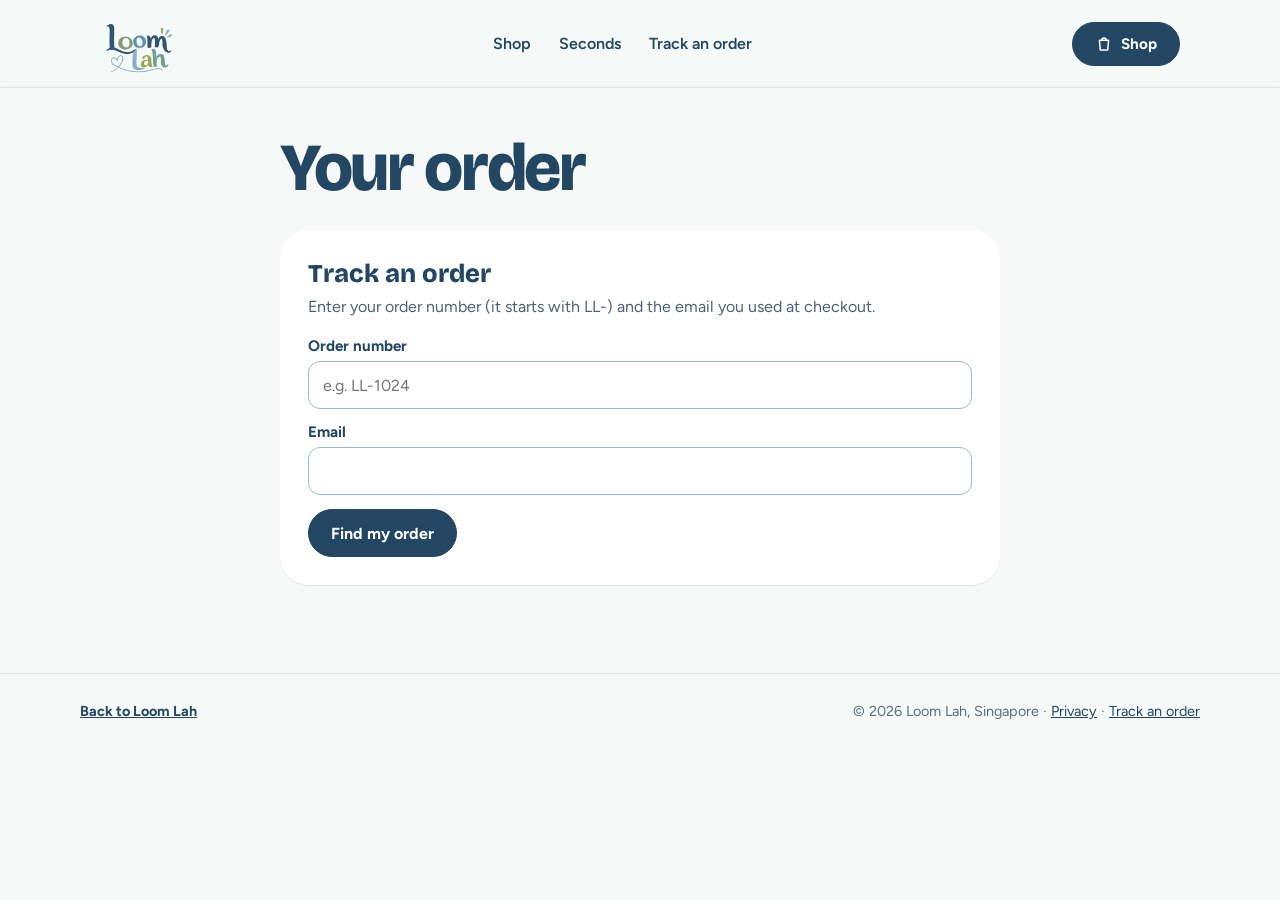
<file: order.html>
<!doctype html>
<html lang="en">
<head>
<meta charset="utf-8">
<meta name="viewport" content="width=device-width, initial-scale=1">
<title>Your order | Loom Lah</title>
<meta name="description" content="Check the status of your Loom Lah order.">
<link rel="icon" href="favicon.ico" sizes="any">
<link rel="icon" type="image/png" href="assets/favicon-32.png">
<link rel="apple-touch-icon" href="assets/apple-touch-icon.png">
<meta name="theme-color" content="#234763">
<link rel="canonical" href="https://loomlah.github.io/order.html">
<meta property="og:url" content="https://loomlah.github.io/order.html">
<meta property="og:title" content="Your order | Loom Lah">
<meta property="og:description" content="Check the status of your Loom Lah order.">
<meta property="og:image" content="https://loomlah.github.io/assets/og-image.png">
<meta name="twitter:card" content="summary_large_image">
<link rel="preconnect" href="https://fonts.googleapis.com">
<link rel="preconnect" href="https://fonts.gstatic.com" crossorigin>
<link rel="stylesheet" href="https://fonts.googleapis.com/css2?family=Bricolage+Grotesque:opsz,wght@12..96,500;12..96,700;12..96,800&family=Figtree:wght@400;500;600;700&display=swap">
<style>
*{box-sizing:border-box}
img{max-width:100%;height:auto}
html{scroll-behavior:smooth;scroll-padding-top:90px}
body{margin:0;background:#F6F9F7;color:#234763;font-family:'Figtree',system-ui,sans-serif}
a{color:#234763}
a:focus-visible,button:focus-visible,input:focus-visible,select:focus-visible{outline:3px solid #B4C04E;outline-offset:3px}
.ll-top{position:sticky;top:0;z-index:20;background:rgba(246,249,247,.9);backdrop-filter:blur(10px);-webkit-backdrop-filter:blur(10px);border-bottom:1px solid #E1E8E3}
.ll-top-in{max-width:1120px;margin:0 auto;padding:10px 20px;display:flex;align-items:center;gap:24px}
.ll-top nav{display:none;flex:1;gap:28px;justify-content:center;font-weight:600}
.ll-top nav a{text-decoration:none}
@media (min-width:860px){.ll-top nav{display:flex}}
.ll-page-h1{margin:0;font-family:var(--ll-display);font-size:clamp(2.4rem,6vw,4.2rem);line-height:.98;font-weight:800;letter-spacing:-.035em}
.ll-foot{padding:28px 20px 40px;border-top:1px solid #E1E8E3}
.ll-foot-in{max-width:1120px;margin:0 auto;display:flex;flex-wrap:wrap;gap:16px;align-items:center;justify-content:space-between;font-size:.9rem;color:#5A6E80}
@media (prefers-reduced-motion:reduce){html{scroll-behavior:auto}}
</style>
<link rel="stylesheet" href="assets/css/shop.css">
</head>
<body>
<div class="ll-top">
<div class="ll-top-in">
<a href="index.html" aria-label="Loom Lah home" style="display: block; flex: none"><img src="assets/logo.png" width="72" height="67" alt="Loom Lah" style="width: 72px; height: auto; display: block"></a>
<nav aria-label="Pages">
<a href="index.html#shop">Shop</a>
<a href="seconds.html">Seconds</a>
<a href="order.html">Track an order</a>
</nav>
<a class="ll-btn ll-btn-solid" href="index.html#shop" style="margin-left: auto; min-height: 44px; font-size: .95rem"><svg width="18" height="18" viewBox="0 0 24 24" fill="none" stroke="currentColor" stroke-width="2" stroke-linecap="round" stroke-linejoin="round" aria-hidden="true"><path d="M6 7h12l-1 13H7z"></path><path d="M9 7a3 3 0 0 1 6 0"></path></svg>Shop</a>
</div>
</div>

<main style="padding: 48px 20px 88px">
<div style="max-width: 720px; margin: 0 auto; display: flex; flex-direction: column; gap: 28px">
<h1 class="ll-page-h1" id="order-title">Your order</h1>

<div id="order-result" class="ll-panel ll-hide" aria-live="polite"></div>

<section id="order-lookup" class="ll-panel ll-hide" aria-labelledby="lookup-h">
<h2 id="lookup-h" style="margin: 0 0 6px; font-family: var(--ll-display); font-size: 1.6rem; font-weight: 800">Track an order</h2>
<p class="ll-small" style="margin: 0 0 18px; font-size: 1rem">Enter your order number (it starts with LL-) and the email you used at checkout.</p>
<form id="lookup-form" novalidate style="display: flex; flex-direction: column; gap: 14px">
<div class="ll-field"><label class="ll-label" for="lk-order">Order number</label><input id="lk-order" name="order" class="ll-input" placeholder="e.g. LL-1024" autocomplete="off" required></div>
<div class="ll-field"><label class="ll-label" for="lk-email">Email</label><input id="lk-email" name="email" type="email" class="ll-input" autocomplete="email" required></div>
<p id="lookup-error" class="ll-notice ll-notice-error ll-hide" role="alert"></p>
<button type="submit" class="ll-btn ll-btn-solid" style="align-self: flex-start">Find my order</button>
</form>
</section>
</div>
</main>

<footer class="ll-foot">
<div class="ll-foot-in">
<a href="index.html" style="font-weight: 700">Back to Loom Lah</a>
<span>© 2026 Loom Lah, Singapore · <a href="privacy.html">Privacy</a> · <a href="order.html">Track an order</a></span>
</div>
</footer>
<div id="ll-toast" class="ll-toast" role="status" aria-live="polite"></div>
<script src="assets/js/config.js"></script>
<script src="assets/js/api.js"></script>
<script src="assets/js/analytics.js"></script>
<script src="assets/js/order.js"></script>
</body>
</html>
</file>
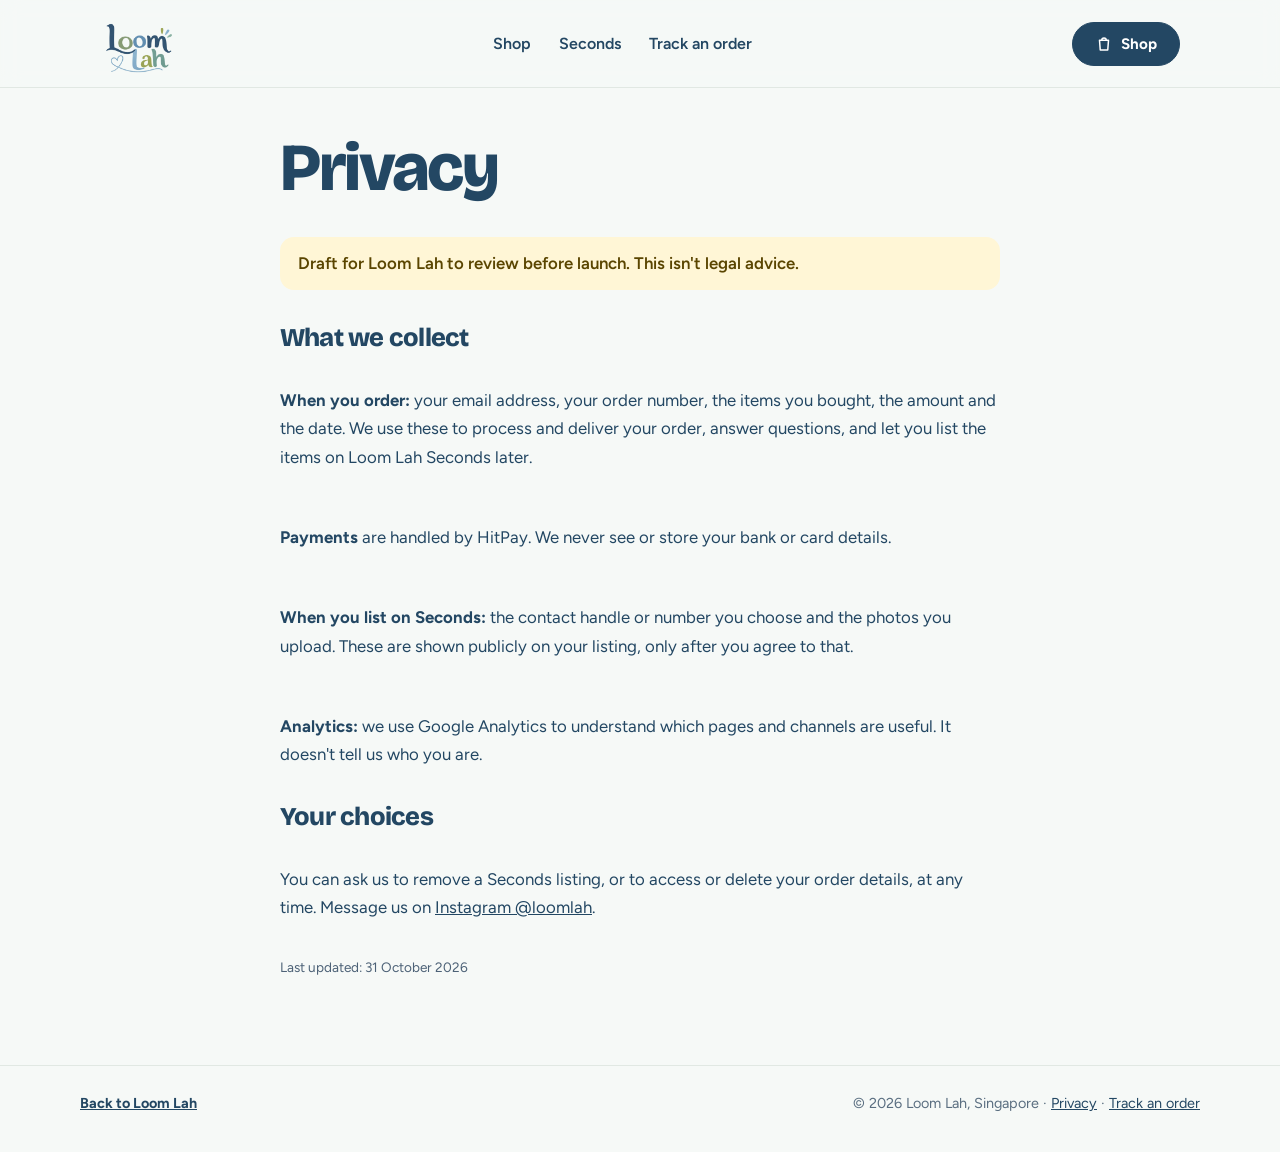
<file: privacy.html>
<!doctype html>
<html lang="en">
<head>
<meta charset="utf-8">
<meta name="viewport" content="width=device-width, initial-scale=1">
<title>Privacy | Loom Lah</title>
<meta name="description" content="What Loom Lah collects and why.">
<link rel="icon" href="favicon.ico" sizes="any">
<link rel="icon" type="image/png" href="assets/favicon-32.png">
<link rel="apple-touch-icon" href="assets/apple-touch-icon.png">
<meta name="theme-color" content="#234763">
<link rel="canonical" href="https://loomlah.github.io/privacy.html">
<meta property="og:url" content="https://loomlah.github.io/privacy.html">
<meta property="og:title" content="Privacy | Loom Lah">
<meta property="og:description" content="What Loom Lah collects and why.">
<meta property="og:image" content="https://loomlah.github.io/assets/og-image.png">
<meta name="twitter:card" content="summary_large_image">
<link rel="preconnect" href="https://fonts.googleapis.com">
<link rel="preconnect" href="https://fonts.gstatic.com" crossorigin>
<link rel="stylesheet" href="https://fonts.googleapis.com/css2?family=Bricolage+Grotesque:opsz,wght@12..96,500;12..96,700;12..96,800&family=Figtree:wght@400;500;600;700&display=swap">
<style>
*{box-sizing:border-box}
img{max-width:100%;height:auto}
html{scroll-behavior:smooth;scroll-padding-top:90px}
body{margin:0;background:#F6F9F7;color:#234763;font-family:'Figtree',system-ui,sans-serif}
a{color:#234763}
a:focus-visible,button:focus-visible,input:focus-visible,select:focus-visible{outline:3px solid #B4C04E;outline-offset:3px}
.ll-top{position:sticky;top:0;z-index:20;background:rgba(246,249,247,.9);backdrop-filter:blur(10px);-webkit-backdrop-filter:blur(10px);border-bottom:1px solid #E1E8E3}
.ll-top-in{max-width:1120px;margin:0 auto;padding:10px 20px;display:flex;align-items:center;gap:24px}
.ll-top nav{display:none;flex:1;gap:28px;justify-content:center;font-weight:600}
.ll-top nav a{text-decoration:none}
@media (min-width:860px){.ll-top nav{display:flex}}
.ll-page-h1{margin:0;font-family:var(--ll-display);font-size:clamp(2.4rem,6vw,4.2rem);line-height:.98;font-weight:800;letter-spacing:-.035em}
.ll-foot{padding:28px 20px 40px;border-top:1px solid #E1E8E3}
.ll-foot-in{max-width:1120px;margin:0 auto;display:flex;flex-wrap:wrap;gap:16px;align-items:center;justify-content:space-between;font-size:.9rem;color:#5A6E80}
@media (prefers-reduced-motion:reduce){html{scroll-behavior:auto}}
</style>
<link rel="stylesheet" href="assets/css/shop.css">
</head>
<body>
<div class="ll-top">
<div class="ll-top-in">
<a href="index.html" aria-label="Loom Lah home" style="display: block; flex: none"><img src="assets/logo.png" width="72" height="67" alt="Loom Lah" style="width: 72px; height: auto; display: block"></a>
<nav aria-label="Pages">
<a href="index.html#shop">Shop</a>
<a href="seconds.html">Seconds</a>
<a href="order.html">Track an order</a>
</nav>
<a class="ll-btn ll-btn-solid" href="index.html#shop" style="margin-left: auto; min-height: 44px; font-size: .95rem"><svg width="18" height="18" viewBox="0 0 24 24" fill="none" stroke="currentColor" stroke-width="2" stroke-linecap="round" stroke-linejoin="round" aria-hidden="true"><path d="M6 7h12l-1 13H7z"></path><path d="M9 7a3 3 0 0 1 6 0"></path></svg>Shop</a>
</div>
</div>

<main style="padding: 48px 20px 88px">
<article style="max-width: 720px; margin: 0 auto; display: flex; flex-direction: column; gap: 18px; line-height: 1.7; font-size: 1.05rem">
<h1 class="ll-page-h1">Privacy</h1>
<p class="ll-notice ll-notice-demo">Draft for Loom Lah to review before launch. This isn't legal advice.</p>
<h2 class="ll-h2" style="font-size: 1.6rem">What we collect</h2>
<p><strong>When you order:</strong> your email address, your order number, the items you bought, the amount and the date. We use these to process and deliver your order, answer questions, and let you list the items on Loom Lah Seconds later.</p>
<p><strong>Payments</strong> are handled by HitPay. We never see or store your bank or card details.</p>
<p><strong>When you list on Seconds:</strong> the contact handle or number you choose and the photos you upload. These are shown publicly on your listing, only after you agree to that.</p>
<p><strong>Analytics:</strong> we use Google Analytics to understand which pages and channels are useful. It doesn't tell us who you are.</p>
<h2 class="ll-h2" style="font-size: 1.6rem">Your choices</h2>
<p>You can ask us to remove a Seconds listing, or to access or delete your order details, at any time. Message us on <a href="https://ig.me/m/loomlah" target="_blank" rel="noopener">Instagram @loomlah</a>.</p>
<p class="ll-small">Last updated: 31 October 2026</p>
</article>
</main>

<footer class="ll-foot">
<div class="ll-foot-in">
<a href="index.html" style="font-weight: 700">Back to Loom Lah</a>
<span>© 2026 Loom Lah, Singapore · <a href="privacy.html">Privacy</a> · <a href="order.html">Track an order</a></span>
</div>
</footer>
<div id="ll-toast" class="ll-toast" role="status" aria-live="polite"></div>
<script src="assets/js/config.js"></script>
<script src="assets/js/api.js"></script>
<script src="assets/js/analytics.js"></script>

</body>
</html>
</file>
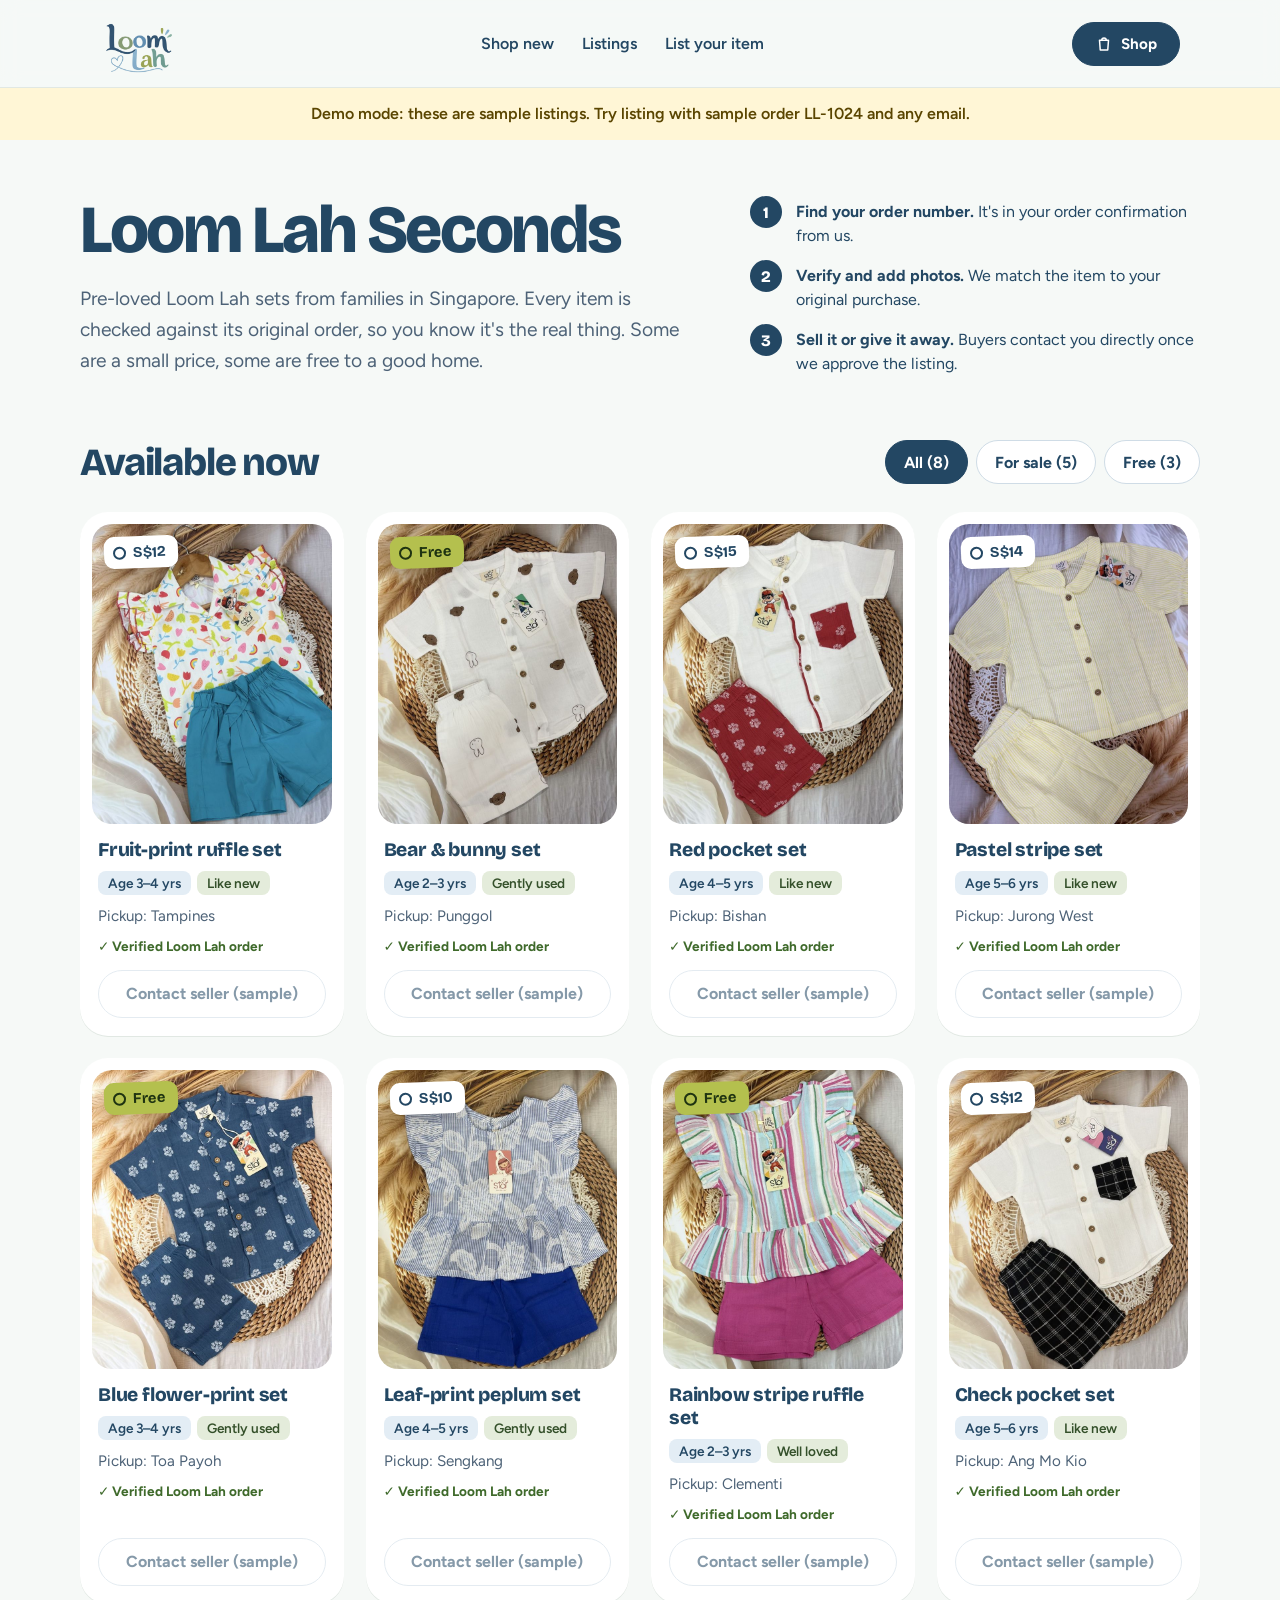
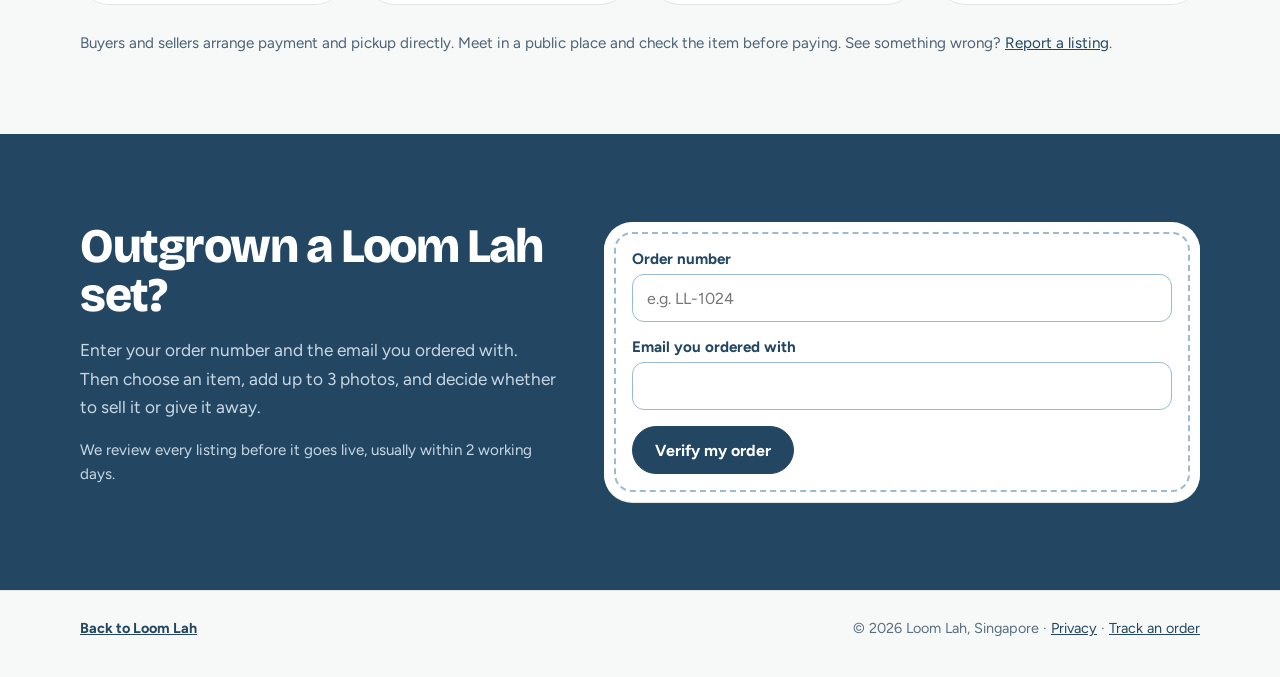
<file: seconds.html>
<!doctype html>
<html lang="en">
<head>
<meta charset="utf-8">
<meta name="viewport" content="width=device-width, initial-scale=1">
<title>Loom Lah Seconds | Pre-loved kids' cotton sets</title>
<meta name="description" content="Pre-loved Loom Lah cotton sets for kids in Singapore, verified by order number. Some for a small price, some free.">
<link rel="icon" href="favicon.ico" sizes="any">
<link rel="icon" type="image/png" href="assets/favicon-32.png">
<link rel="apple-touch-icon" href="assets/apple-touch-icon.png">
<meta name="theme-color" content="#234763">
<link rel="canonical" href="https://loomlah.github.io/seconds.html">
<meta property="og:url" content="https://loomlah.github.io/seconds.html">
<meta property="og:title" content="Loom Lah Seconds | Pre-loved kids' cotton sets">
<meta property="og:description" content="Pre-loved Loom Lah cotton sets for kids in Singapore, verified by order number. Some for a small price, some free.">
<meta property="og:image" content="https://loomlah.github.io/assets/og-image.png">
<meta name="twitter:card" content="summary_large_image">
<link rel="preconnect" href="https://fonts.googleapis.com">
<link rel="preconnect" href="https://fonts.gstatic.com" crossorigin>
<link rel="stylesheet" href="https://fonts.googleapis.com/css2?family=Bricolage+Grotesque:opsz,wght@12..96,500;12..96,700;12..96,800&family=Figtree:wght@400;500;600;700&display=swap">
<style>
*{box-sizing:border-box}
img{max-width:100%;height:auto}
html{scroll-behavior:smooth;scroll-padding-top:90px}
body{margin:0;background:#F6F9F7;color:#234763;font-family:'Figtree',system-ui,sans-serif}
a{color:#234763}
a:focus-visible,button:focus-visible,input:focus-visible,select:focus-visible{outline:3px solid #B4C04E;outline-offset:3px}
.ll-top{position:sticky;top:0;z-index:20;background:rgba(246,249,247,.9);backdrop-filter:blur(10px);-webkit-backdrop-filter:blur(10px);border-bottom:1px solid #E1E8E3}
.ll-top-in{max-width:1120px;margin:0 auto;padding:10px 20px;display:flex;align-items:center;gap:24px}
.ll-top nav{display:none;flex:1;gap:28px;justify-content:center;font-weight:600}
.ll-top nav a{text-decoration:none}
@media (min-width:860px){.ll-top nav{display:flex}}
.ll-page-h1{margin:0;font-family:var(--ll-display);font-size:clamp(2.4rem,6vw,4.2rem);line-height:.98;font-weight:800;letter-spacing:-.035em}
.ll-foot{padding:28px 20px 40px;border-top:1px solid #E1E8E3}
.ll-foot-in{max-width:1120px;margin:0 auto;display:flex;flex-wrap:wrap;gap:16px;align-items:center;justify-content:space-between;font-size:.9rem;color:#5A6E80}
@media (prefers-reduced-motion:reduce){html{scroll-behavior:auto}}
</style>
<link rel="stylesheet" href="assets/css/shop.css">
</head>
<body>
<div class="ll-top">
<div class="ll-top-in">
<a href="index.html" aria-label="Loom Lah home" style="display: block; flex: none"><img src="assets/logo.png" width="72" height="67" alt="Loom Lah" style="width: 72px; height: auto; display: block"></a>
<nav aria-label="Pages">
<a href="index.html#shop">Shop new</a>
<a href="#listings">Listings</a>
<a href="#list-yours">List your item</a>
</nav>
<a class="ll-btn ll-btn-solid" href="index.html#shop" style="margin-left: auto; min-height: 44px; font-size: .95rem"><svg width="18" height="18" viewBox="0 0 24 24" fill="none" stroke="currentColor" stroke-width="2" stroke-linecap="round" stroke-linejoin="round" aria-hidden="true"><path d="M6 7h12l-1 13H7z"></path><path d="M9 7a3 3 0 0 1 6 0"></path></svg>Shop</a>
</div>
</div>

<div class="ll-notice ll-notice-demo ll-hide" data-demo-only role="note" style="border-radius: 0; text-align: center">Demo mode: these are sample listings. Try listing with sample order LL-1024 and any email.</div>

<header style="padding: 56px 20px 40px">
<div style="max-width: 1120px; margin: 0 auto; display: flex; flex-wrap: wrap; gap: 40px; align-items: flex-end; justify-content: space-between">
<div style="flex: 1 1 520px; min-width: 0; display: flex; flex-direction: column; gap: 20px">
<h1 class="ll-page-h1">Loom Lah Seconds</h1>
<p style="margin: 0; font-size: 1.2rem; line-height: 1.6; color: #4D6277; max-width: 32em">Pre-loved Loom Lah sets from families in Singapore. Every item is checked against its original order, so you know it's the real thing. Some are a small price, some are free to a good home.</p>
</div>
<ol aria-label="How Seconds works" style="flex: 1 1 340px; min-width: 0; margin: 0; padding: 0; list-style: none; display: flex; flex-direction: column; gap: 12px">
<li style="display: flex; gap: 14px; align-items: flex-start"><span aria-hidden="true" style="flex: none; width: 32px; height: 32px; border-radius: 50%; background: #234763; color: #FFFFFF; display: flex; align-items: center; justify-content: center; font-family: var(--ll-display); font-weight: 800">1</span><span style="line-height: 1.5; padding-top: 4px"><strong>Find your order number.</strong> It's in your order confirmation from us.</span></li>
<li style="display: flex; gap: 14px; align-items: flex-start"><span aria-hidden="true" style="flex: none; width: 32px; height: 32px; border-radius: 50%; background: #234763; color: #FFFFFF; display: flex; align-items: center; justify-content: center; font-family: var(--ll-display); font-weight: 800">2</span><span style="line-height: 1.5; padding-top: 4px"><strong>Verify and add photos.</strong> We match the item to your original purchase.</span></li>
<li style="display: flex; gap: 14px; align-items: flex-start"><span aria-hidden="true" style="flex: none; width: 32px; height: 32px; border-radius: 50%; background: #234763; color: #FFFFFF; display: flex; align-items: center; justify-content: center; font-family: var(--ll-display); font-weight: 800">3</span><span style="line-height: 1.5; padding-top: 4px"><strong>Sell it or give it away.</strong> Buyers contact you directly once we approve the listing.</span></li>
</ol>
</div>
</header>

<section id="listings" aria-labelledby="listings-h" style="padding: 24px 20px 80px">
<div class="ll-wrap" style="display: flex; flex-direction: column; gap: 28px">
<div style="display: flex; flex-wrap: wrap; gap: 16px; align-items: center; justify-content: space-between">
<h2 id="listings-h" class="ll-h2" style="font-size: clamp(1.8rem, 3.5vw, 2.4rem)">Available now</h2>
<div id="sec-chips" class="ll-chips" role="group" aria-label="Filter listings"></div>
</div>
<div id="sec-grid" class="ll-grid" aria-live="polite">
<div class="ll-skeleton"></div><div class="ll-skeleton"></div><div class="ll-skeleton"></div><div class="ll-skeleton"></div>
</div>
<p class="ll-small" style="font-size: .95rem">Buyers and sellers arrange payment and pickup directly. Meet in a public place and check the item before paying. See something wrong? <a data-cta="instagram_dm" href="https://ig.me/m/loomlah" target="_blank" rel="noopener">Report a listing</a>.</p>
</div>
</section>

<section id="list-yours" aria-labelledby="list-h" style="background: #234763; color: #FFFFFF; padding: 88px 20px">
<div class="ll-wrap" style="display: flex; flex-wrap: wrap; gap: 48px; align-items: flex-start">
<div style="flex: 1 1 340px; min-width: 0; display: flex; flex-direction: column; gap: 16px">
<h2 id="list-h" class="ll-h2" style="color: #FFFFFF">Outgrown a Loom Lah set?</h2>
<p style="margin: 0; font-size: 1.08rem; line-height: 1.65; color: #C9D8E5">Enter your order number and the email you ordered with. Then choose an item, add up to 3 photos, and decide whether to sell it or give it away.</p>
<p style="margin: 0; font-size: .95rem; line-height: 1.6; color: #C9D8E5">We review every listing before it goes live, usually within 2 working days.</p>
</div>

<div class="ll-panel" style="flex: 1 1 460px; min-width: 0; color: #234763; outline: 2px dashed #9CBBD3; outline-offset: -12px">

<form id="sec-step1" class="ll-step is-active" novalidate>
<div class="ll-field"><label class="ll-label" for="sv-order">Order number</label><input id="sv-order" name="order" class="ll-input" placeholder="e.g. LL-1024" autocomplete="off" required></div>
<div class="ll-field"><label class="ll-label" for="sv-email">Email you ordered with</label><input id="sv-email" name="email" type="email" class="ll-input" autocomplete="email" required></div>
<p id="sv-error" class="ll-notice ll-notice-error ll-hide" role="alert"></p>
<button type="submit" class="ll-btn ll-btn-solid" style="align-self: flex-start">Verify my order</button>
</form>

<form id="sec-step2" class="ll-step" novalidate>
<p class="ll-notice ll-notice-ok" style="margin: 0; display: flex; gap: 8px; align-items: center"><svg width="16" height="16" viewBox="0 0 24 24" fill="none" stroke="currentColor" stroke-width="2.6" stroke-linecap="round" stroke-linejoin="round" aria-hidden="true"><path d="M5 12l5 5 9-10"></path></svg><span id="sv-verified">Order verified</span></p>

<fieldset style="border: 0; margin: 0; padding: 0; display: flex; flex-direction: column; gap: 8px">
<legend class="ll-label" style="margin-bottom: 8px">Which item are you listing?</legend>
<div id="sv-items" style="display: flex; flex-direction: column; gap: 8px"></div>
</fieldset>

<fieldset style="border: 0; margin: 0; padding: 0">
<legend class="ll-label" style="margin-bottom: 8px">Condition</legend>
<div class="ll-radio-row">
<label class="ll-size"><input type="radio" name="condition" value="Like new" required><span>Like new</span></label>
<label class="ll-size"><input type="radio" name="condition" value="Gently used"><span>Gently used</span></label>
<label class="ll-size"><input type="radio" name="condition" value="Well loved"><span>Well loved</span></label>
</div>
</fieldset>

<fieldset style="border: 0; margin: 0; padding: 0; display: flex; flex-direction: column; gap: 10px">
<legend class="ll-label" style="margin-bottom: 8px">Sell or give away?</legend>
<div class="ll-radio-row">
<label class="ll-size"><input type="radio" name="mode" value="sell" checked><span>Sell</span></label>
<label class="ll-size"><input type="radio" name="mode" value="free"><span>Give away free</span></label>
</div>
<div id="sv-price-wrap" class="ll-field"><label class="ll-label" for="sv-price">Price (S$)</label><input id="sv-price" name="price" type="number" inputmode="decimal" min="1" max="200" step="0.5" class="ll-input" placeholder="e.g. 12" style="max-width: 160px"></div>
</fieldset>

<div class="ll-field"><label class="ll-label" for="sv-area">Area for pickup <span class="ll-hint">(optional)</span></label><input id="sv-area" name="area" class="ll-input" maxlength="40" placeholder="e.g. Tampines"></div>

<div class="ll-field">
<span class="ll-label" id="sv-contact-l">How should buyers contact you?</span>
<div style="display: flex; gap: 8px; flex-wrap: wrap">
<select id="sv-method" name="method" class="ll-select" aria-labelledby="sv-contact-l" style="flex: 0 0 150px">
<option value="telegram">Telegram</option>
<option value="instagram">Instagram</option>
<option value="whatsapp">WhatsApp</option>
</select>
<input id="sv-contact" name="contact" class="ll-input" aria-labelledby="sv-contact-l" placeholder="@username" autocomplete="off" style="flex: 1 1 180px">
</div>
<span id="sv-contact-hint" class="ll-hint">Your Telegram username.</span>
</div>

<div class="ll-field">
<span class="ll-label">Photos <span class="ll-hint">(up to 3)</span></span>
<div id="sv-photos" class="ll-photo-grid"></div>
<label class="ll-btn" style="align-self: flex-start; position: relative" id="sv-photo-btn">Add photos<input id="sv-photo-input" type="file" accept="image/*" multiple class="ll-sr"></label>
<span class="ll-hint">Clear, well-lit photos of the actual item. JPG or PNG.</span>
</div>

<label class="ll-check"><input type="checkbox" id="sv-consent" name="consent" required><span>I agree that my contact details above will be shown publicly on this listing so buyers can reach me.</span></label>
<p id="sv-error2" class="ll-notice ll-notice-error ll-hide" role="alert"></p>
<div style="display: flex; gap: 12px; flex-wrap: wrap; align-items: center">
<button type="submit" class="ll-btn ll-btn-solid">Submit listing</button>
<button type="button" class="ll-link" id="sv-back">Use a different order</button>
</div>
</form>

<div id="sec-step3" class="ll-step" role="status">
<h3 style="margin: 0; font-family: var(--ll-display); font-size: 1.6rem; font-weight: 800">Thanks! Your listing is in review</h3>
<p style="margin: 0; line-height: 1.6">We check every listing before it goes live, usually within 2 working days. Once approved, it appears on this page and buyers can contact you directly.</p>
<p class="ll-notice ll-notice-demo ll-hide" data-demo-only style="margin: 0">Demo mode: nothing was saved.</p>
<button type="button" class="ll-btn" id="sv-another" style="align-self: flex-start">List another item</button>
</div>

</div>
</div>
</section>

<footer class="ll-foot">
<div class="ll-foot-in">
<a href="index.html" style="font-weight: 700">Back to Loom Lah</a>
<span>© 2026 Loom Lah, Singapore · <a href="privacy.html">Privacy</a> · <a href="order.html">Track an order</a></span>
</div>
</footer>
<div id="ll-toast" class="ll-toast" role="status" aria-live="polite"></div>
<script src="assets/js/config.js"></script>
<script src="assets/js/api.js"></script>
<script src="assets/js/analytics.js"></script>
<script src="assets/js/seconds.js"></script>
</body>
</html>
</file>
<file: assets/css/shop.css>
/* Loom Lah shop, cart, order and Seconds components */
:root {
  --ll-navy: #234763;
  --ll-navy-dark: #16314A;
  --ll-bg: #F6F9F7;
  --ll-white: #FFFFFF;
  --ll-sage: #E4ECDB;
  --ll-sage-ink: #34502A;
  --ll-gold: #B4C04E;
  --ll-gold-ink: #1F3311;
  --ll-sky: #E3EDF5;
  --ll-sky-2: #DCE9F3;
  --ll-muted: #4D6277;
  --ll-line: #CFDCE6;
  --ll-line-soft: #E1E8E3;
  --ll-red: #9B2C2C;
  --ll-display: 'Bricolage Grotesque', 'Figtree', system-ui, sans-serif;
  --ll-body: 'Figtree', system-ui, sans-serif;
}

.ll-btn {
  display: inline-flex; align-items: center; justify-content: center; gap: 8px;
  min-height: 48px; padding: 0 22px; border-radius: 999px;
  border: 1.5px solid var(--ll-line); background: var(--ll-white); color: var(--ll-navy);
  font: inherit; font-weight: 700; text-decoration: none; cursor: pointer;
  transition: transform .18s ease, box-shadow .18s ease, background-color .18s ease;
}
.ll-btn:hover { transform: translateY(-2px); }
.ll-btn-solid { background: var(--ll-navy); border-color: var(--ll-navy); color: var(--ll-white); }
.ll-btn-solid:hover { background: var(--ll-navy-dark); color: var(--ll-white); box-shadow: 0 10px 24px rgba(35,71,99,.25); }
.ll-btn-gold { background: var(--ll-gold); border-color: var(--ll-gold); color: var(--ll-gold-ink); }
.ll-btn[disabled] { opacity: .55; cursor: not-allowed; transform: none; box-shadow: none; }
.ll-btn-block { width: 100%; }
.ll-link { background: none; border: 0; padding: 4px 0; font: inherit; font-weight: 700; color: var(--ll-navy); text-decoration: underline; text-underline-offset: 4px; cursor: pointer; }

/* ---------- Shop section ---------- */
.ll-shop { background: var(--ll-bg); padding: 88px 20px; scroll-margin-top: 80px; }
.ll-wrap { max-width: 1120px; margin: 0 auto; }
.ll-shop-head { display: flex; flex-wrap: wrap; gap: 20px; align-items: flex-end; justify-content: space-between; margin-bottom: 32px; }
.ll-h2 { margin: 0; font-family: var(--ll-display); font-size: clamp(2rem, 4vw, 3rem); line-height: 1.02; font-weight: 800; letter-spacing: -0.03em; color: var(--ll-navy); }
.ll-lede { margin: 12px 0 0; font-size: 1.08rem; line-height: 1.65; color: var(--ll-muted); max-width: 36em; }
.ll-chips { display: flex; flex-wrap: wrap; gap: 8px; }
.ll-chip { min-height: 44px; padding: 0 18px; border-radius: 999px; border: 1.5px solid var(--ll-line); background: var(--ll-white); color: var(--ll-navy); font: inherit; font-weight: 700; cursor: pointer; }
.ll-chip[aria-pressed="true"] { background: var(--ll-navy); border-color: var(--ll-navy); color: var(--ll-white); }

.ll-grid { display: grid; grid-template-columns: repeat(auto-fill, minmax(240px, 1fr)); gap: 22px; }
.ll-card { display: flex; flex-direction: column; background: var(--ll-white); border-radius: 28px; padding: 12px 12px 18px; box-shadow: 0 1px 0 var(--ll-line-soft); }
.ll-card-media { position: relative; border-radius: 20px; overflow: hidden; background: var(--ll-sky); }
.ll-card-media img { width: 100%; height: auto; aspect-ratio: 4 / 5; object-fit: cover; display: block; }
.ll-tag { position: absolute; left: 12px; top: 12px; display: inline-flex; align-items: center; gap: 7px; padding: 7px 12px 7px 9px; border-radius: 10px; background: var(--ll-white); font-family: var(--ll-display); font-weight: 700; font-size: .92rem; box-shadow: 0 6px 14px rgba(0,0,0,.12); transform: rotate(-2deg); }
.ll-tag::before { content: ""; width: 9px; height: 9px; border-radius: 50%; border: 2px solid currentColor; }
.ll-tag-cny { color: var(--ll-red); }
.ll-tag-raya { color: #3F6A2B; }
.ll-tag-playdate, .ll-tag-everyday { color: var(--ll-navy); }
.ll-card-body { display: flex; flex-direction: column; gap: 10px; padding: 14px 6px 0; flex: 1; }
.ll-card-title { margin: 0; font-family: var(--ll-display); font-size: 1.2rem; font-weight: 800; letter-spacing: -0.01em; color: var(--ll-navy); }
.ll-card-row { display: flex; align-items: baseline; justify-content: space-between; gap: 8px; }
.ll-price { font-family: var(--ll-display); font-weight: 800; font-size: 1.15rem; color: var(--ll-navy); }
.ll-desc { margin: 0; font-size: .95rem; line-height: 1.5; color: var(--ll-muted); }
.ll-sizes { border: 0; margin: 0; padding: 0; display: flex; flex-wrap: wrap; gap: 6px; }
.ll-sizes legend { font-size: .85rem; font-weight: 700; color: var(--ll-muted); margin-bottom: 6px; padding: 0; }
.ll-size { position: relative; }
.ll-size input { position: absolute; opacity: 0; inset: 0; margin: 0; cursor: pointer; }
.ll-size span { display: inline-flex; align-items: center; min-height: 36px; padding: 0 12px; border-radius: 10px; border: 1.5px solid var(--ll-line); font-size: .88rem; font-weight: 700; color: var(--ll-navy); background: var(--ll-white); }
.ll-size input:checked + span { background: var(--ll-navy); border-color: var(--ll-navy); color: var(--ll-white); }
.ll-size input:focus-visible + span { outline: 3px solid var(--ll-gold); outline-offset: 2px; }
.ll-card .ll-btn { margin-top: auto; }
.ll-card-actions { margin-top: auto; padding-top: 6px; }
.ll-skeleton { border-radius: 28px; background: linear-gradient(90deg, #EDF2EF, #F7FAF8, #EDF2EF); background-size: 200% 100%; animation: ll-shimmer 1.4s infinite; aspect-ratio: 4 / 6; }
@keyframes ll-shimmer { to { background-position: -200% 0; } }

.ll-trust { display: flex; flex-wrap: wrap; gap: 10px 22px; margin-top: 28px; font-size: .95rem; font-weight: 600; color: var(--ll-sage-ink); }
.ll-trust span { display: inline-flex; align-items: center; gap: 8px; }

.ll-notice { padding: 14px 18px; border-radius: 14px; font-weight: 600; line-height: 1.5; }
.ll-notice-demo { background: #FFF6D6; color: #5A4500; }
.ll-notice-error { background: #FBEAEA; color: var(--ll-red); }
.ll-notice-ok { background: var(--ll-sage); color: var(--ll-sage-ink); }

/* ---------- Header cart button ---------- */
.ll-cartbtn { position: relative; margin-left: auto; display: inline-flex; align-items: center; gap: 8px; min-height: 44px; padding: 0 18px; border-radius: 999px; border: 0; background: var(--ll-navy); color: var(--ll-white); font: inherit; font-weight: 700; font-size: .95rem; cursor: pointer; }
.ll-cartbtn:hover { background: var(--ll-navy-dark); }
.ll-badge { min-width: 22px; height: 22px; padding: 0 6px; border-radius: 999px; background: var(--ll-gold); color: var(--ll-gold-ink); font-size: .8rem; font-weight: 800; display: inline-flex; align-items: center; justify-content: center; }

/* ---------- Cart drawer ---------- */
.ll-drawer { margin: 0 0 0 auto; height: 100%; max-height: 100%; width: min(440px, 100%); max-width: 100%; padding: 0; border: 0; background: var(--ll-white); color: var(--ll-navy); font-family: var(--ll-body); box-shadow: -20px 0 50px rgba(22,49,74,.18); }
.ll-drawer::backdrop { background: rgba(22,49,74,.4); }
.ll-drawer[open] { display: flex; flex-direction: column; animation: ll-slide .25s ease; }
@keyframes ll-slide { from { transform: translateX(40px); opacity: 0; } }
.ll-drawer-head { display: flex; align-items: center; justify-content: space-between; padding: 18px 20px; border-bottom: 1px solid var(--ll-line-soft); }
.ll-drawer-head h2 { margin: 0; font-family: var(--ll-display); font-size: 1.5rem; font-weight: 800; }
.ll-icon-btn { width: 44px; height: 44px; border-radius: 50%; border: 0; background: var(--ll-sky); color: var(--ll-navy); display: inline-flex; align-items: center; justify-content: center; cursor: pointer; }
.ll-drawer-body { flex: 1; overflow-y: auto; padding: 8px 20px 20px; }
.ll-line { display: grid; grid-template-columns: 72px 1fr auto; gap: 14px; align-items: center; padding: 14px 0; border-bottom: 1px dashed var(--ll-line); }
.ll-line img { width: 72px; height: 90px; object-fit: cover; border-radius: 12px; display: block; }
.ll-line-name { font-weight: 700; }
.ll-line-meta { font-size: .9rem; color: var(--ll-muted); }
.ll-qty { display: inline-flex; align-items: center; gap: 4px; margin-top: 6px; }
.ll-qty button { width: 32px; height: 32px; border-radius: 50%; border: 1.5px solid var(--ll-line); background: var(--ll-white); color: var(--ll-navy); font: inherit; font-weight: 800; cursor: pointer; }
.ll-qty output { min-width: 26px; text-align: center; font-weight: 700; }
.ll-line-price { font-weight: 800; text-align: right; }
.ll-remove { display: block; margin-top: 6px; background: none; border: 0; padding: 0; font: inherit; font-size: .85rem; color: var(--ll-muted); text-decoration: underline; cursor: pointer; }
.ll-empty { padding: 40px 0; text-align: center; color: var(--ll-muted); }
.ll-drawer-foot { padding: 18px 20px 22px; border-top: 1px solid var(--ll-line-soft); display: flex; flex-direction: column; gap: 12px; background: var(--ll-bg); }
.ll-sum { display: flex; justify-content: space-between; font-size: .98rem; }
.ll-sum-total { font-family: var(--ll-display); font-size: 1.25rem; font-weight: 800; }
.ll-small { font-size: .85rem; line-height: 1.5; color: var(--ll-muted); margin: 0; }
.ll-small a { color: var(--ll-navy); }

/* ---------- Forms ---------- */
.ll-field { display: flex; flex-direction: column; gap: 6px; }
.ll-label { font-weight: 700; font-size: .95rem; }
.ll-input, .ll-select { min-height: 48px; padding: 0 14px; border-radius: 12px; border: 1.5px solid #9CBBD3; background: var(--ll-white); color: var(--ll-navy); font: inherit; font-size: 1rem; width: 100%; box-sizing: border-box; }
.ll-input:focus, .ll-select:focus { outline: 3px solid var(--ll-gold); outline-offset: 1px; }
.ll-hint { font-size: .85rem; color: var(--ll-muted); }
.ll-check { display: flex; gap: 10px; align-items: flex-start; font-size: .95rem; line-height: 1.45; }
.ll-check input { width: 20px; height: 20px; margin-top: 1px; flex: none; accent-color: var(--ll-navy); }

/* ---------- Toast ---------- */
.ll-toast { font-family: var(--ll-body); position: fixed; left: 50%; bottom: 96px; transform: translateX(-50%) translateY(20px); opacity: 0; pointer-events: none; z-index: 60; padding: 12px 18px; border-radius: 14px; background: var(--ll-navy); color: var(--ll-white); font-weight: 700; box-shadow: 0 10px 30px rgba(22,49,74,.3); transition: opacity .2s ease, transform .2s ease; max-width: calc(100% - 32px); }
.ll-toast.show { opacity: 1; transform: translateX(-50%) translateY(0); }

/* ---------- Order page ---------- */
.ll-panel { background: var(--ll-white); border-radius: 28px; padding: 28px; box-shadow: 0 1px 0 var(--ll-line-soft); }
.ll-status { display: inline-flex; align-items: center; gap: 8px; padding: 6px 12px; border-radius: 999px; font-weight: 800; font-size: .9rem; }
.ll-status-paid { background: var(--ll-sage); color: var(--ll-sage-ink); }
.ll-status-pending { background: #FFF6D6; color: #5A4500; }
.ll-status-failed, .ll-status-cancelled { background: #FBEAEA; color: var(--ll-red); }
.ll-spinner { width: 18px; height: 18px; border-radius: 50%; border: 3px solid currentColor; border-right-color: transparent; animation: ll-spin .8s linear infinite; }
@keyframes ll-spin { to { transform: rotate(360deg); } }
.ll-table { width: 100%; border-collapse: collapse; }
.ll-table td { padding: 10px 0; border-bottom: 1px dashed var(--ll-line); vertical-align: top; }
.ll-table td:last-child { text-align: right; font-weight: 700; white-space: nowrap; }

/* ---------- Seconds ---------- */
.ll-photo-grid { display: flex; gap: 10px; flex-wrap: wrap; }
.ll-photo { position: relative; width: 96px; height: 120px; border-radius: 12px; overflow: hidden; background: var(--ll-sky); }
.ll-photo img { width: 100%; height: 100%; object-fit: cover; display: block; }
.ll-photo button { position: absolute; top: 4px; right: 4px; width: 28px; height: 28px; border-radius: 50%; border: 0; background: rgba(255,255,255,.92); color: var(--ll-navy); font-weight: 800; cursor: pointer; }
.ll-thumbs { display: flex; gap: 6px; }
.ll-thumbs button { width: 44px; height: 44px; padding: 0; border-radius: 10px; overflow: hidden; border: 2px solid transparent; background: var(--ll-sky); cursor: pointer; }
.ll-thumbs button[aria-pressed="true"] { border-color: var(--ll-navy); }
.ll-thumbs img { width: 100%; height: 100%; object-fit: cover; display: block; }
.ll-step { display: none; }
.ll-step.is-active { display: flex; flex-direction: column; gap: 16px; }
.ll-radio-row { display: flex; flex-wrap: wrap; gap: 8px; }

.ll-hide { display: none !important; }
.ll-sr { position: absolute; width: 1px; height: 1px; overflow: hidden; clip: rect(0 0 0 0); white-space: nowrap; }

@media (prefers-reduced-motion: reduce) {
  .ll-btn, .ll-drawer[open] { transition: none; animation: none; }
  .ll-btn:hover { transform: none; }
  .ll-skeleton, .ll-spinner { animation: none; }
}
</file>
